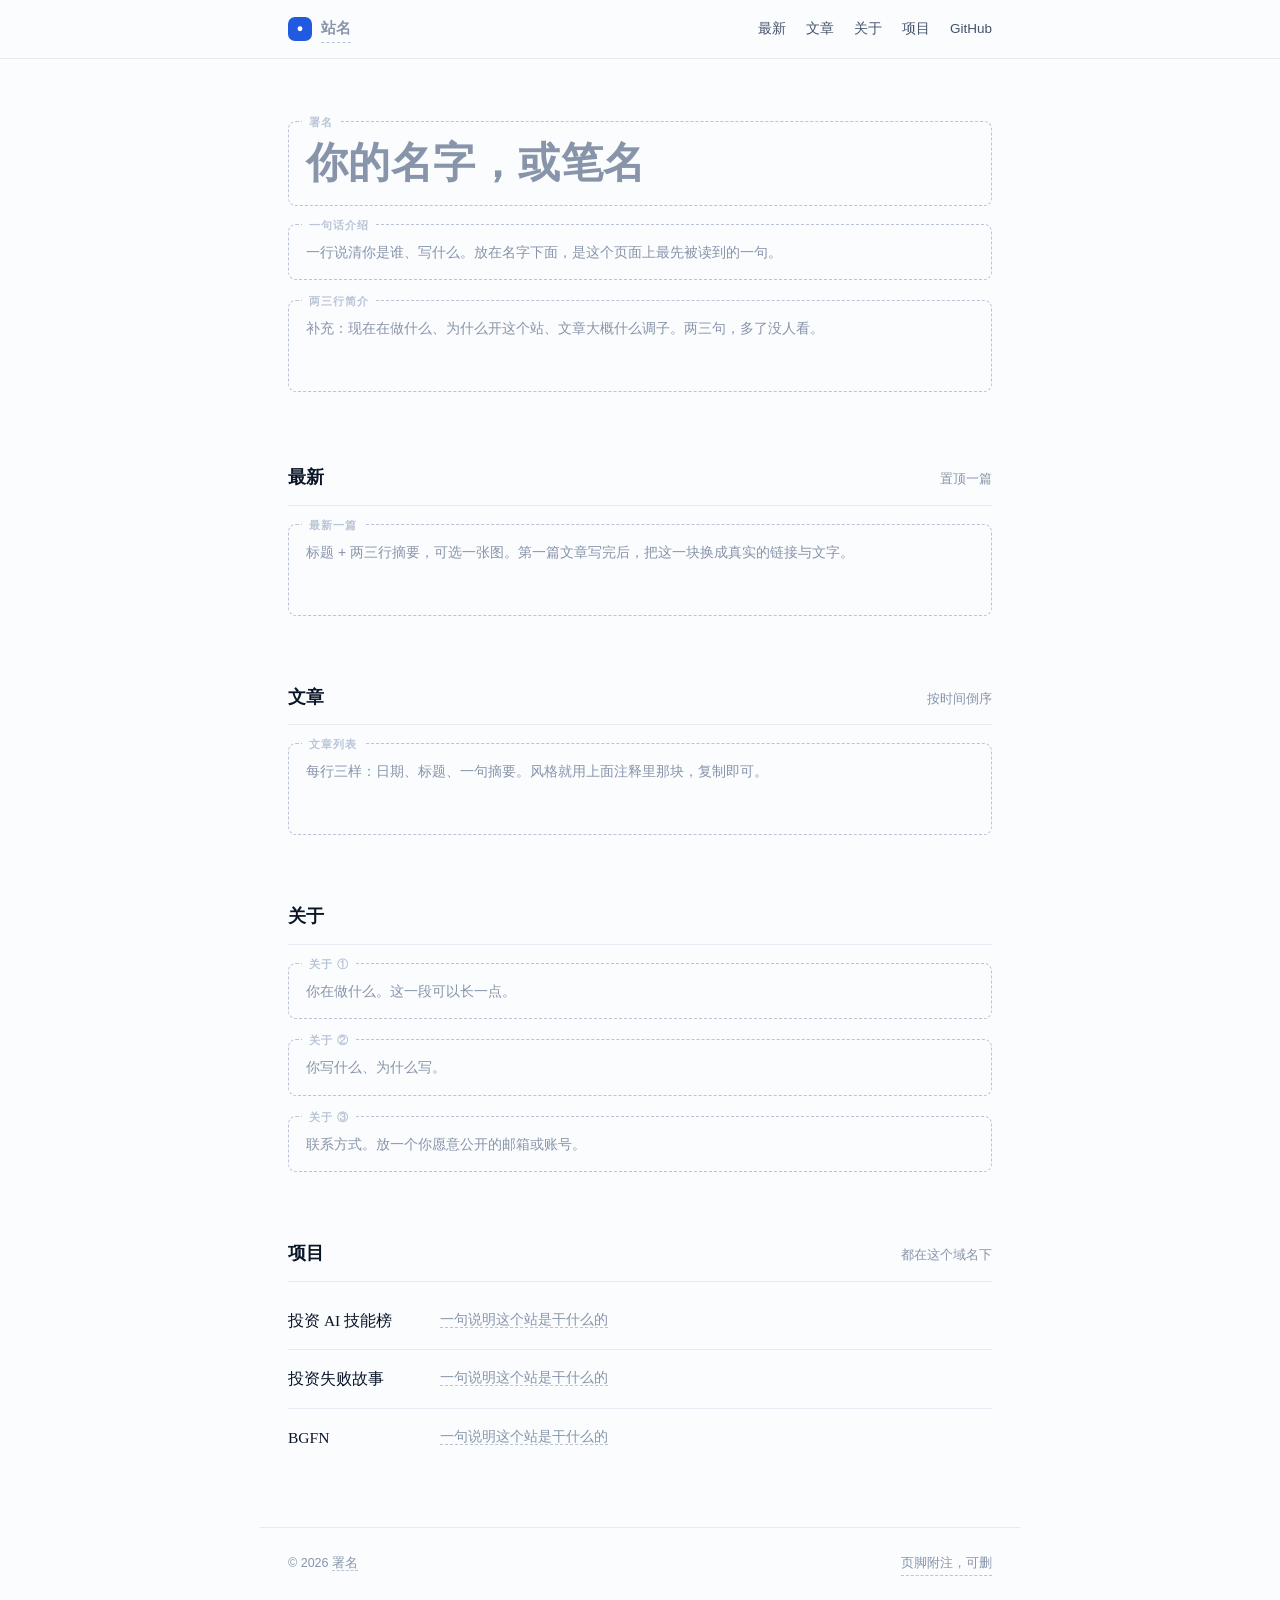
<file: index.html>
<!DOCTYPE html>
<html lang="zh-CN">
<head>
<meta charset="utf-8">
<meta name="viewport" content="width=device-width, initial-scale=1">
<!-- 换成你的署名 -->
<title>站名</title>
<meta name="description" content="一句话介绍本站。">
<meta name="theme-color" content="#1F5AE0">
<link rel="stylesheet" href="./assets/style.css">
<link rel="icon" href="data:image/svg+xml,<svg xmlns='http://www.w3.org/2000/svg' viewBox='0 0 100 100'><rect width='100' height='100' rx='22' fill='%231F5AE0'/><circle cx='50' cy='48' r='12' fill='white'/></svg>">
</head>
<body>
<a class="skip" href="#posts">跳到文章</a>

<!--
  这一页现在是线框：虚线框是「大块内容」，虚线下划线是「短值」。
  填的时候把 class="slot" data-label="…" 整个删掉，框里的提示文字换成你的话；
  短值把 <span class="fill">…</span> 换成纯文字即可。样式不用动。
-->

<header class="topbar">
  <div class="wrap topbar-in">
    <a class="brand" href="./">
      <span class="brand-mark" aria-hidden="true">
        <svg viewBox="0 0 24 24" width="14" height="14"><circle cx="12" cy="11.5" r="4.2" fill="currentColor"/></svg>
      </span>
      <span class="fill">站名</span>
    </a>
    <nav class="topnav">
      <a href="#latest">最新</a>
      <a href="#posts">文章</a>
      <a href="#about">关于</a>
      <a href="#work">项目</a>
      <a href="https://github.com/Master-640" target="_blank" rel="noopener">GitHub</a>
    </nav>
  </div>
</header>

<main>
  <section class="hero">
    <div class="wrap">
      <h1 class="slot xl" data-label="署名">你的名字，或笔名</h1>
      <p class="slot" data-label="一句话介绍">一行说清你是谁、写什么。放在名字下面，是这个页面上最先被读到的一句。</p>
      <div class="slot lg" data-label="两三行简介">补充：现在在做什么、为什么开这个站、文章大概什么调子。两三句，多了没人看。</div>
    </div>
  </section>

  <section class="wrap sec" id="latest">
    <div class="sec-h">
      <h2>最新</h2>
      <span class="note">置顶一篇</span>
    </div>
    <div class="slot lg" data-label="最新一篇">
      标题 + 两三行摘要，可选一张图。第一篇文章写完后，把这一块换成真实的链接与文字。
    </div>
  </section>

  <section class="wrap sec" id="posts">
    <div class="sec-h">
      <h2>文章</h2>
      <span class="note">按时间倒序</span>
    </div>

    <!--
      每发一篇，复制下面这块，填日期、标题、一句摘要。
      日期 datetime 与文件名里的日期要对得上。

      <ul class="posts">
        <li>
          <time datetime="2026-11-13">2026 年 11 月 13 日</time>
          <a class="t" href="posts/2026-11-13-slug.html">标题</a>
          <p class="dek">一句摘要，40 字以内。</p>
        </li>
      </ul>
    -->

    <div class="slot lg" data-label="文章列表">
      每行三样：日期、标题、一句摘要。风格就用上面注释里那块，复制即可。
    </div>
  </section>

  <section class="wrap sec" id="about">
    <div class="sec-h"><h2>关于</h2></div>
    <div class="slot" data-label="关于 ①">你在做什么。这一段可以长一点。</div>
    <div class="slot" data-label="关于 ②">你写什么、为什么写。</div>
    <div class="slot" data-label="关于 ③">联系方式。放一个你愿意公开的邮箱或账号。</div>
  </section>

  <section class="wrap sec" id="work">
    <div class="sec-h">
      <h2>项目</h2>
      <span class="note">都在这个域名下</span>
    </div>
    <ul class="work">
      <li>
        <a class="n" href="./invest-skills/">投资 AI 技能榜</a>
        <span class="d"><span class="fill">一句说明这个站是干什么的</span></span>
      </li>
      <li>
        <a class="n" href="./failures/">投资失败故事</a>
        <span class="d"><span class="fill">一句说明这个站是干什么的</span></span>
      </li>
      <li>
        <a class="n" href="./bgfn/">BGFN</a>
        <span class="d"><span class="fill">一句说明这个站是干什么的</span></span>
      </li>
    </ul>
  </section>
</main>

<footer class="foot wrap">
  <span>© 2026 <span class="fill">署名</span></span>
  <span class="fill">页脚附注，可删</span>
</footer>
</body>
</html>
</file>
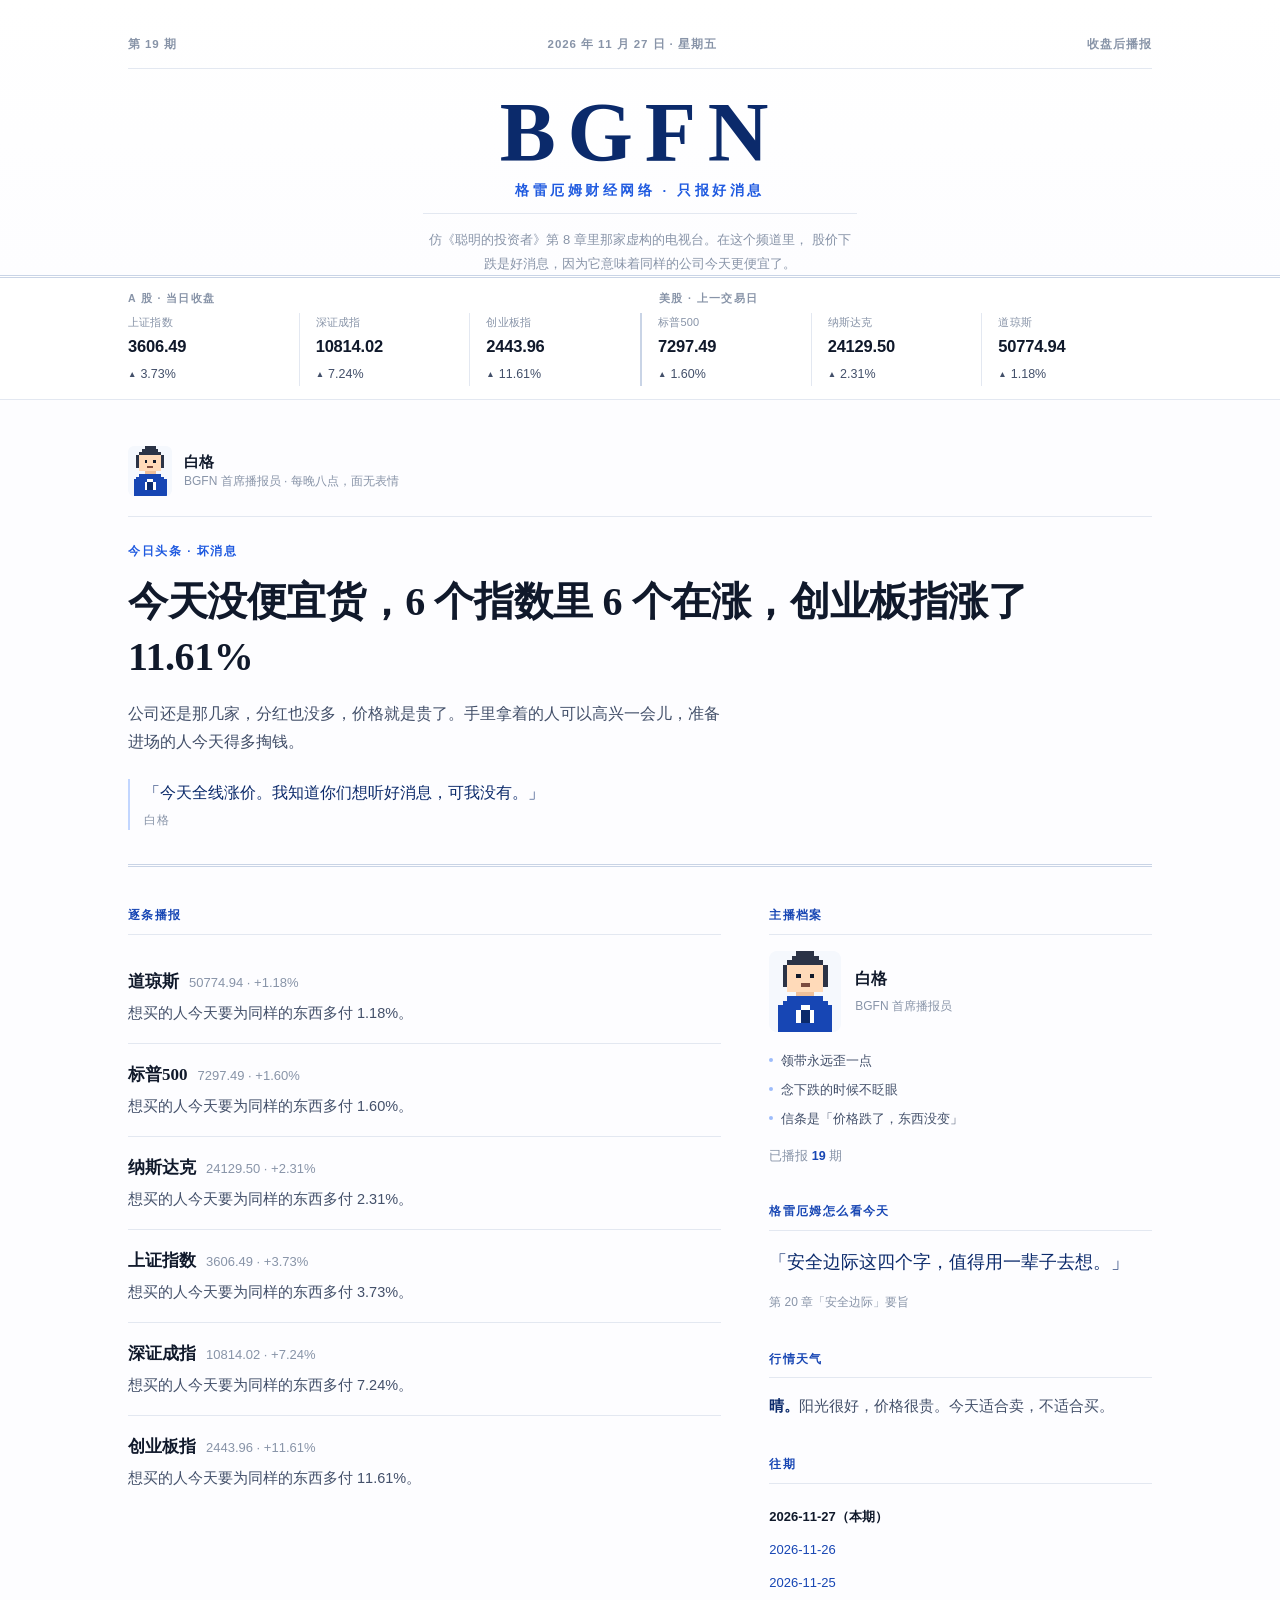
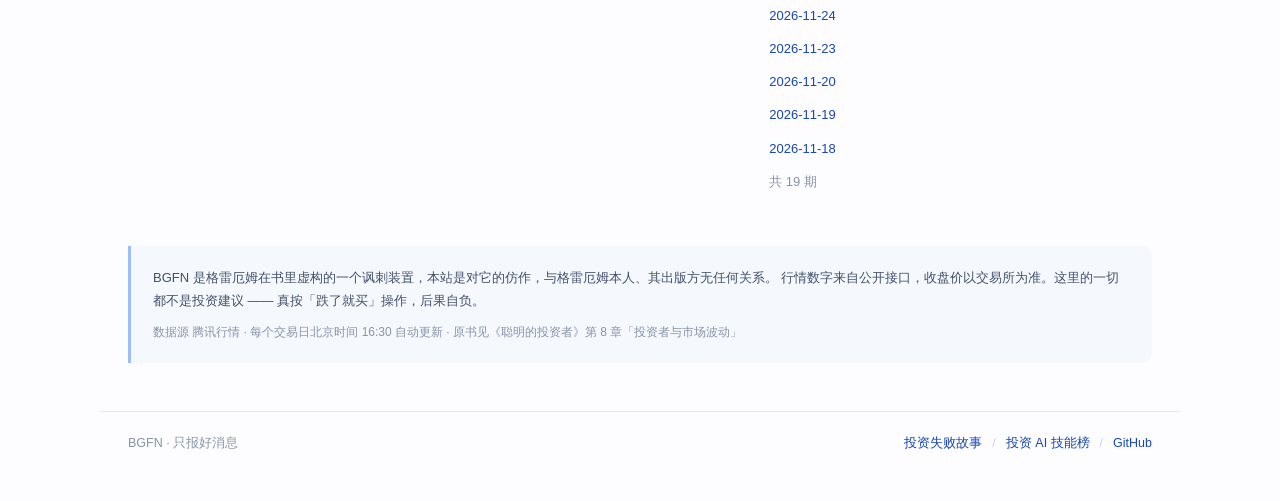
<file: bgfn/index.html>
﻿<!DOCTYPE html>
<html lang="zh-CN">
<head>
<meta charset="utf-8">
<meta name="viewport" content="width=device-width, initial-scale=1">
<title>BGFN 格雷厄姆财经网络 · 只报好消息</title>
<meta name="description" content="仿《聪明的投资者》第 8 章虚构的 BGFN 电视台：股价下跌是买家的好消息，上涨是卖家的好消息。每日收盘后播报。">
<meta name="theme-color" content="#1F5AE0">
<link rel="stylesheet" href="./assets/style.css">
<link rel="icon" href="data:image/svg+xml,<svg xmlns='http://www.w3.org/2000/svg' viewBox='0 0 100 100'><rect width='100' height='100' rx='22' fill='%231F5AE0'/><path d='M22 66l14-16 12 10 16-24' stroke='white' stroke-width='8' stroke-linecap='round' stroke-linejoin='round' fill='none'/></svg>">
</head>
<body>
<a class="skip" href="#lead">跳到今日播报</a>

<header class="masthead">
  <div class="wrap">
    <div class="mast-top">
      <span id="issueNo">第 — 期</span>
      <span id="today">—</span>
      <span>收盘后播报</span>
    </div>
    <h1 class="logo">BGFN</h1>
    <p class="logo-sub">格雷厄姆财经网络 · 只报好消息</p>
    <p class="logo-note">
      仿《聪明的投资者》第 8 章里那家虚构的电视台。在这个频道里，
      股价下跌是好消息，因为它意味着同样的公司今天更便宜了。
    </p>
  </div>
</header>

<div class="ticker">
  <div class="wrap">
    <div class="ticker-head">
      <span>A 股 · 当日收盘</span>
      <span class="us">美股 · 上一交易日</span>
    </div>
    <div class="ticker-in" id="ticker" aria-label="今日行情"></div>
  </div>
</div>

<main class="wrap">
  <section class="lead" id="lead">
    <div class="byline">
      <img class="avatar" src="./assets/anchor.svg" width="44" height="50" alt="主播白格">
      <div class="byline-text">
        <b>白格</b>
        <span>BGFN 首席播报员 · 每晚八点，面无表情</span>
      </div>
    </div>
    <p class="kicker" id="kicker">今日头条</p>
    <h2 class="headline" id="headline">正在拉取行情…</h2>
    <p class="deck" id="deck"></p>
    <p class="anchor-say"><span id="anchorSay"></span><cite>白格</cite></p>
  </section>

  <div class="cols">
    <section class="bulletins">
      <h3 class="sec-title">逐条播报</h3>
      <ul id="bulletins"></ul>
    </section>

    <aside class="side">
      <section class="box anchor-box">
        <h3 class="sec-title">主播档案</h3>
        <div class="anchor-card">
          <img class="avatar-lg" src="./assets/anchor.svg" width="72" height="81" alt="主播白格">
          <div>
            <p class="anchor-name">白格</p>
            <p class="anchor-role">BGFN 首席播报员</p>
          </div>
        </div>
        <ul class="anchor-facts">
          <li>领带永远歪一点</li>
          <li>念下跌的时候不眨眼</li>
          <li>信条是「价格跌了，东西没变」</li>
        </ul>
        <p class="anchor-issue">已播报 <b id="issueCount">—</b> 期</p>
      </section>

      <section class="box quote-box">
        <h3 class="sec-title">格雷厄姆怎么看今天</h3>
        <blockquote id="quote">—</blockquote>
        <cite id="quoteSrc"></cite>
      </section>

      <section class="box">
        <h3 class="sec-title">行情天气</h3>
        <p class="weather" id="weather">—</p>
      </section>

      <section class="box">
        <h3 class="sec-title">往期</h3>
        <ul class="archive" id="archive"><li class="muted">暂无往期</li></ul>
      </section>
    </aside>
  </div>

  <section class="disclaimer">
    <p>
      BGFN 是格雷厄姆在书里虚构的一个讽刺装置，本站是对它的仿作，与格雷厄姆本人、其出版方无任何关系。
      行情数字来自公开接口，收盘价以交易所为准。这里的一切都不是投资建议 ——
      真按「跌了就买」操作，后果自负。
    </p>
    <p class="muted">
      数据源 腾讯行情 · 每个交易日北京时间 16:30 自动更新 ·
      原书见《聪明的投资者》第 8 章「投资者与市场波动」
    </p>
  </section>
</main>

<footer class="foot wrap">
  <span>BGFN · 只报好消息</span>
  <span class="foot-right">
    <a href="../failures/">投资失败故事</a>
    <span class="sep">/</span>
    <a href="../invest-skills/">投资 AI 技能榜</a>
    <span class="sep">/</span>
    <a href="https://github.com/Master-640/Master-640.github.io" target="_blank" rel="noopener">GitHub</a>
  </span>
</footer>

<script src="./assets/app.js"></script>
</body>
</html>
</file>
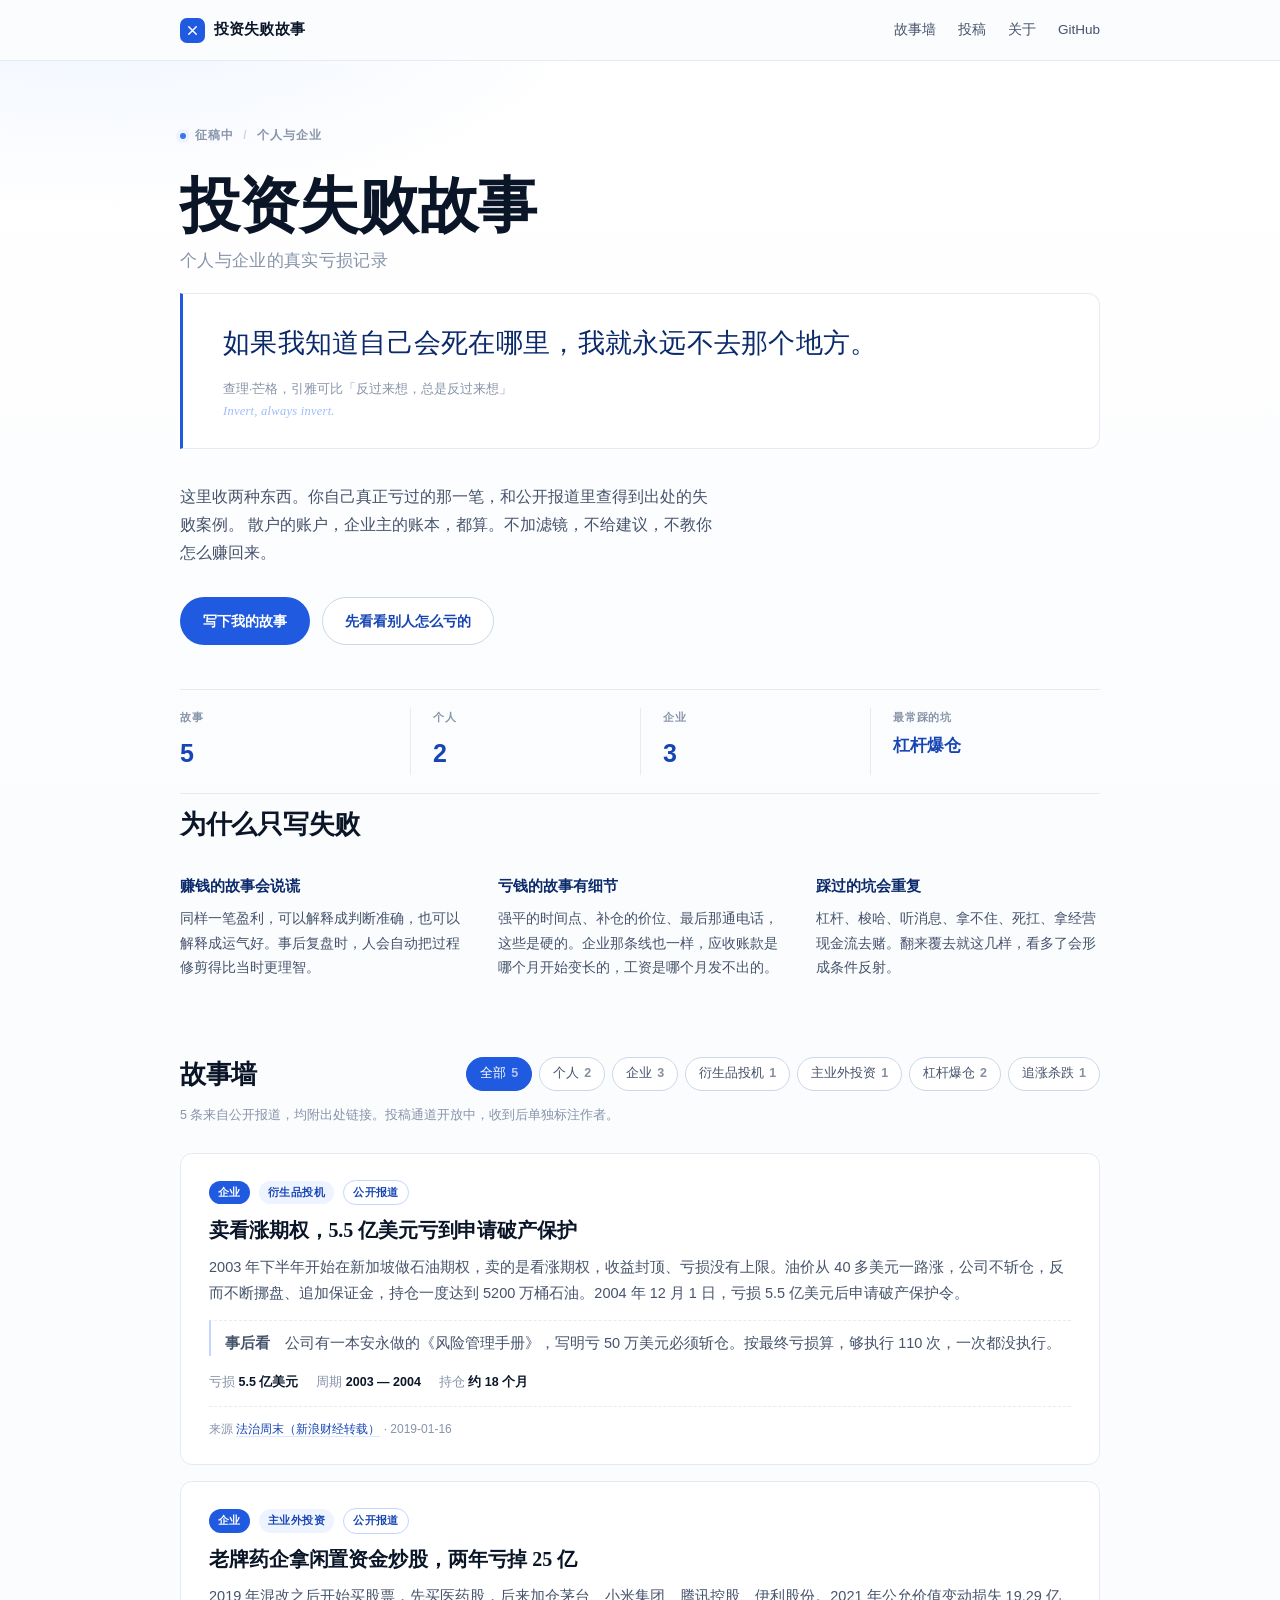
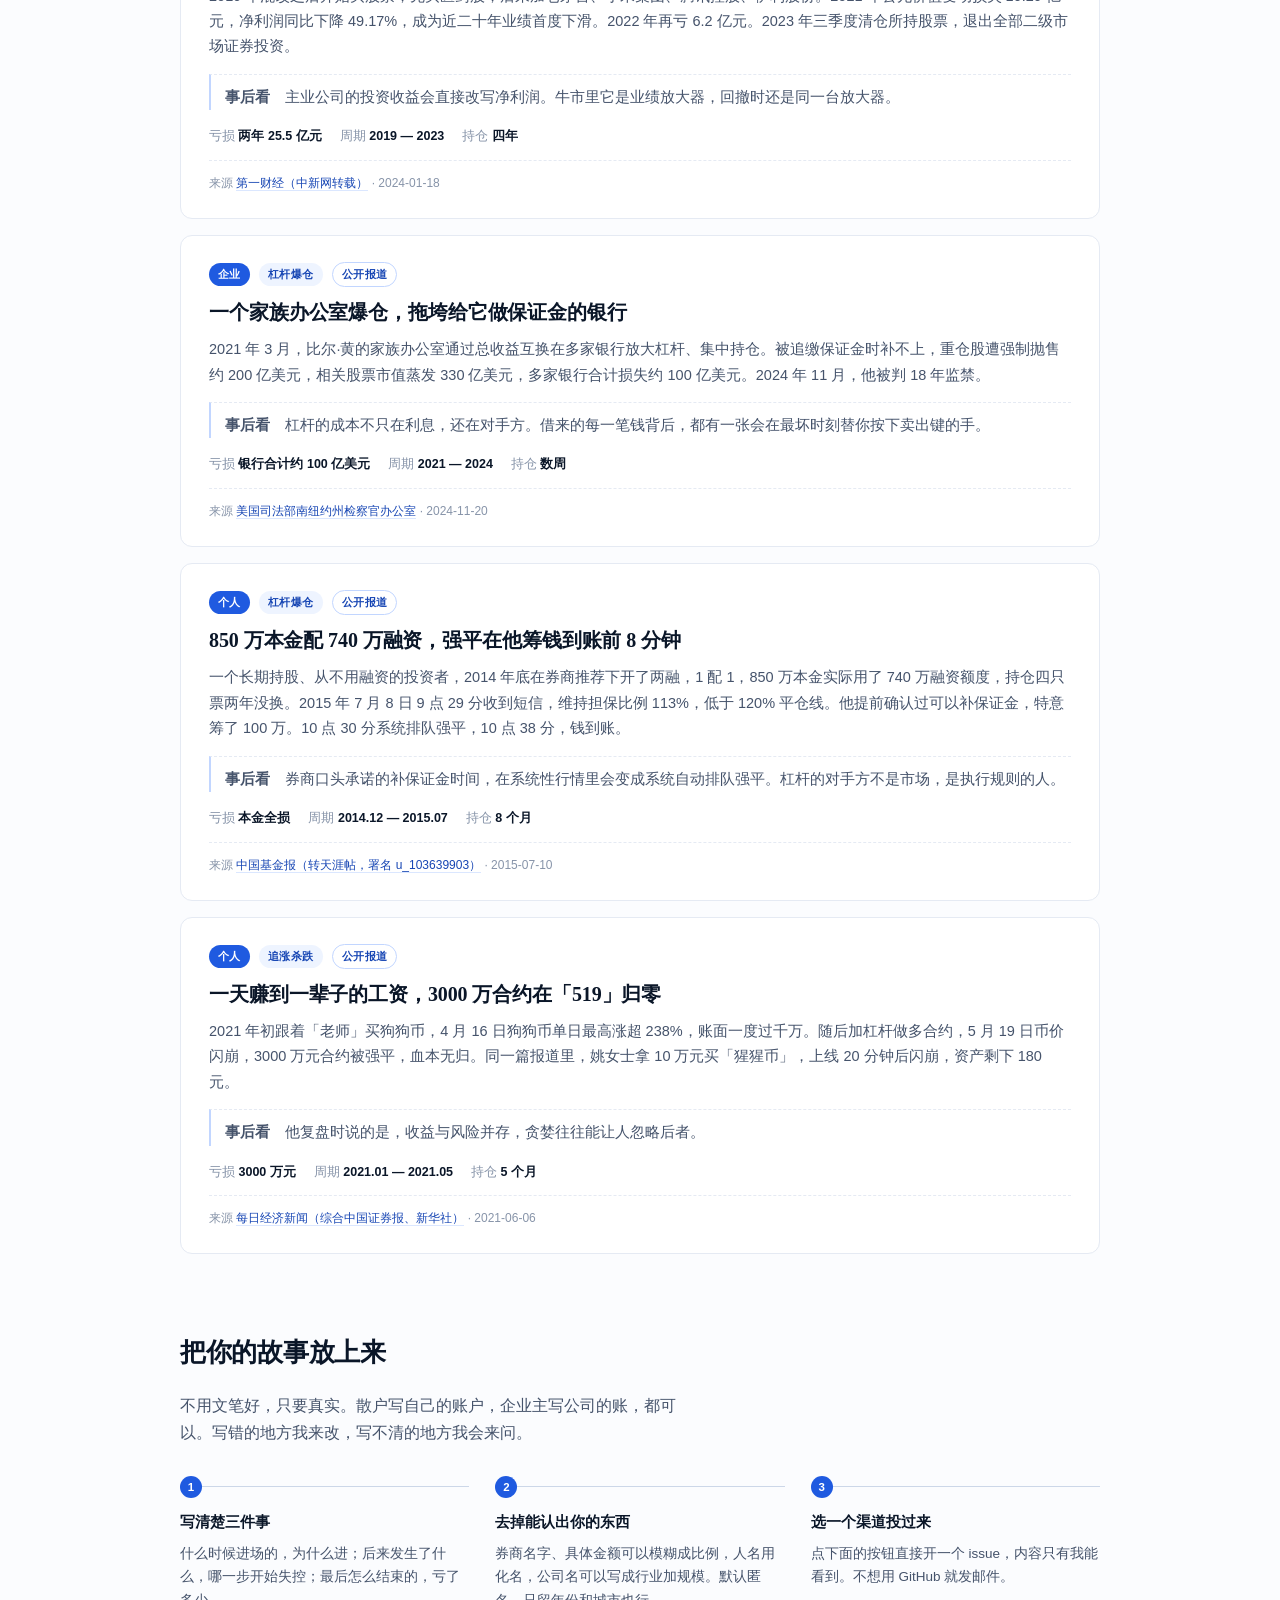
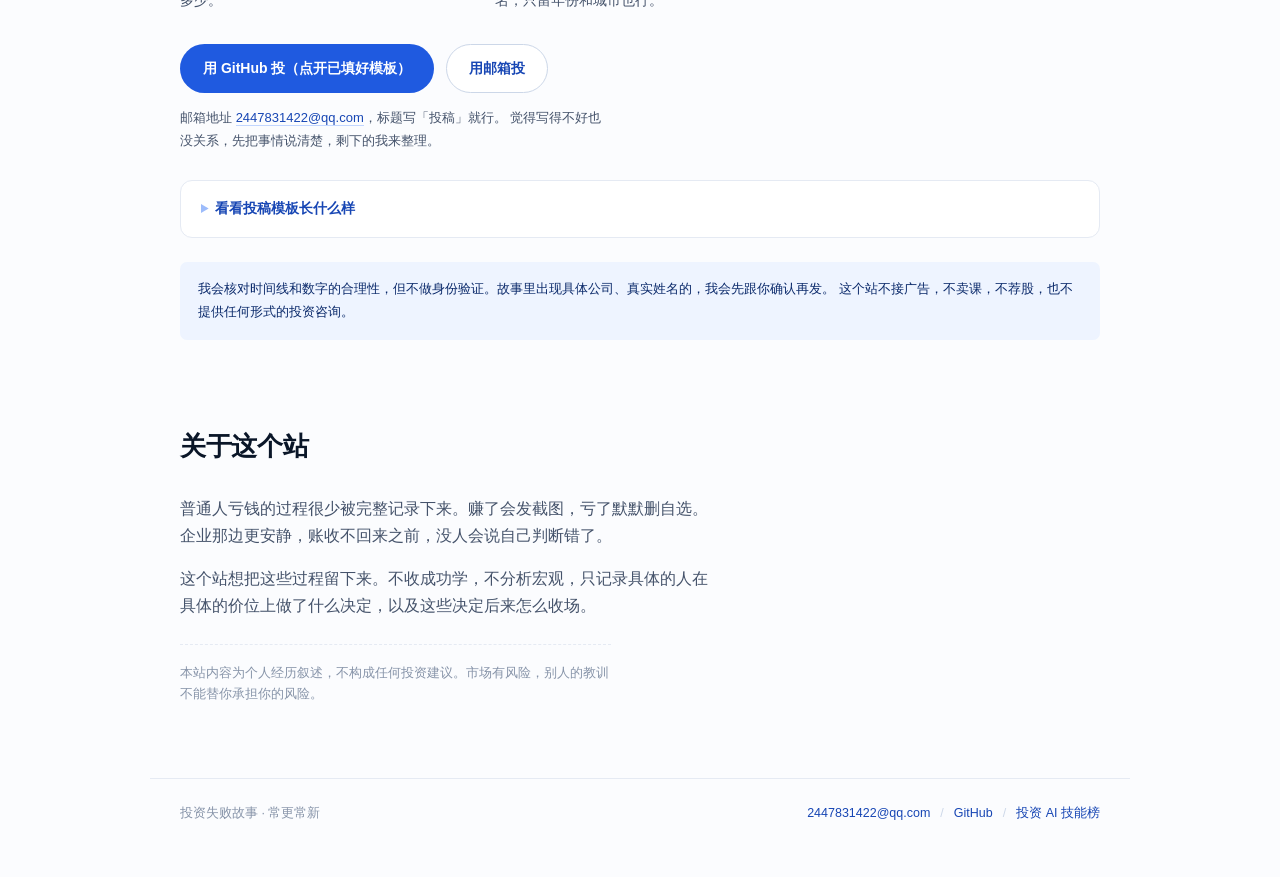
<file: failures/index.html>
<!DOCTYPE html>
<html lang="zh-CN">
<head>
<meta charset="utf-8">
<meta name="viewport" content="width=device-width, initial-scale=1">
<title>投资失败故事 · 个人与企业的真实亏损记录</title>
<meta name="description" content="收集个人投资者与企业真实的亏损经历。爆仓、杠杆、追涨杀跌、听消息、被骗、经营失血。不加滤镜，不给建议，只把过程讲清楚。">
<meta name="theme-color" content="#1F5AE0">
<link rel="stylesheet" href="./assets/style.css">
<link rel="icon" href="data:image/svg+xml,<svg xmlns='http://www.w3.org/2000/svg' viewBox='0 0 100 100'><rect width='100' height='100' rx='22' fill='%231F5AE0'/><path d='M32 30l36 40M68 30L32 70' stroke='white' stroke-width='9' stroke-linecap='round'/></svg>">
</head>
<body>
<a class="skip" href="#wall">跳到故事墙</a>

<header class="topbar">
  <div class="wrap topbar-in">
    <a class="brand" href="./">
      <span class="brand-mark" aria-hidden="true">
        <svg viewBox="0 0 24 24" width="15" height="15"><path d="M6 6l12 12M18 6L6 18" stroke="currentColor" stroke-width="2.4" stroke-linecap="round"/></svg>
      </span>
      <span class="brand-name">投资失败故事</span>
    </a>
    <nav class="topnav">
      <a href="#wall">故事墙</a>
      <a href="#submit">投稿</a>
      <a href="#about">关于</a>
      <a href="https://github.com/Master-640/Master-640.github.io/issues" target="_blank" rel="noopener">GitHub</a>
    </nav>
  </div>
</header>

<main>
  <section class="hero">
    <div class="wrap">
      <p class="eyebrow">
        <span class="dot" aria-hidden="true"></span>
        <span>征稿中</span>
        <span class="sep" aria-hidden="true">/</span>
        <span>个人与企业</span>
      </p>

      <h1>投资失败故事<span class="h1-sub">个人与企业的真实亏损记录</span></h1>

      <blockquote class="pull">
        <p>如果我知道自己会死在哪里，我就永远不去那个地方。</p>
        <cite>查理·芒格，引雅可比「反过来想，总是反过来想」<span class="cite-en">Invert, always invert.</span></cite>
      </blockquote>

      <p class="lede">
        这里收两种东西。你自己真正亏过的那一笔，和公开报道里查得到出处的失败案例。
        散户的账户，企业主的账本，都算。不加滤镜，不给建议，不教你怎么赚回来。
      </p>

      <div class="cta-row">
        <a class="btn primary" href="#submit">写下我的故事</a>
        <a class="btn ghost" href="#wall">先看看别人怎么亏的</a>
      </div>

      <dl class="counters" id="counters">
        <div><dt>故事</dt><dd id="statStories">0</dd></div>
        <div><dt>个人</dt><dd id="statPersonal">0</dd></div>
        <div><dt>企业</dt><dd id="statCompany">0</dd></div>
        <div><dt>最常踩的坑</dt><dd id="statTop">—</dd></div>
      </dl>
    </div>
  </section>

  <section class="why wrap">
    <h2>为什么只写失败</h2>
    <div class="why-grid">
      <div>
        <h3>赚钱的故事会说谎</h3>
        <p>同样一笔盈利，可以解释成判断准确，也可以解释成运气好。事后复盘时，人会自动把过程修剪得比当时更理智。</p>
      </div>
      <div>
        <h3>亏钱的故事有细节</h3>
        <p>强平的时间点、补仓的价位、最后那通电话，这些是硬的。企业那条线也一样，应收账款是哪个月开始变长的，工资是哪个月发不出的。</p>
      </div>
      <div>
        <h3>踩过的坑会重复</h3>
        <p>杠杆、梭哈、听消息、拿不住、死扛、拿经营现金流去赌。翻来覆去就这几样，看多了会形成条件反射。</p>
      </div>
    </div>
  </section>

  <section class="wall wrap" id="wall">
    <div class="wall-head">
      <h2>故事墙</h2>
      <div class="chips" id="chips" role="group" aria-label="按类型筛选"></div>
    </div>
    <p class="wall-note" id="wallNote"></p>
    <div class="stories" id="stories"></div>
  </section>

  <section class="submit wrap" id="submit">
    <h2>把你的故事放上来</h2>
    <p class="submit-lede">
      不用文笔好，只要真实。散户写自己的账户，企业主写公司的账，都可以。写错的地方我来改，写不清的地方我会来问。
    </p>

    <div class="steps">
      <div class="step">
        <span class="step-no">1</span>
        <h3>写清楚三件事</h3>
        <p>什么时候进场的，为什么进；后来发生了什么，哪一步开始失控；最后怎么结束的，亏了多少。</p>
      </div>
      <div class="step">
        <span class="step-no">2</span>
        <h3>去掉能认出你的东西</h3>
        <p>券商名字、具体金额可以模糊成比例，人名用化名，公司名可以写成行业加规模。默认匿名，只留年份和城市也行。</p>
      </div>
      <div class="step">
        <span class="step-no">3</span>
        <h3>选一个渠道投过来</h3>
        <p>点下面的按钮直接开一个 issue，内容只有我能看到。不想用 GitHub 就发邮件。</p>
      </div>
    </div>

    <div class="channels">
      <a class="btn primary" id="issueBtn" href="https://github.com/Master-640/Master-640.github.io/issues/new" target="_blank" rel="noopener">用 GitHub 投（点开已填好模板）</a>
      <a class="btn ghost" href="mailto:2447831422@qq.com?subject=%E6%8A%95%E7%A8%BF%EF%BC%9A%E6%88%91%E7%9A%84%E4%BA%8F%E6%8D%9F%E6%95%85%E4%BA%8B">用邮箱投</a>
    </div>
    <p class="mail-hint">
      邮箱地址 <a href="mailto:2447831422@qq.com?subject=%E6%8A%95%E7%A8%BF%EF%BC%9A%E6%88%91%E7%9A%84%E4%BA%8F%E6%8D%9F%E6%95%85%E4%BA%8B">2447831422@qq.com</a>，标题写「投稿」就行。
      觉得写得不好也没关系，先把事情说清楚，剩下的我来整理。
    </p>

    <details class="template">
      <summary>看看投稿模板长什么样</summary>
<pre id="tpl">【主体】个人 / 企业（企业的话补一句行业和大致规模）

【标题】一句话概括，比如「两倍杠杆，两个跌停就没了」

【时间】2021 年 3 月到 2021 年 7 月

【标的】某新能源个股，不写代码也行；企业写投了什么项目

【操作】怎么进场的，仓位多大，有没有加杠杆

【过程】从浮盈到失控，中间的每一个决定

【结果】亏损比例，有没有伤到本金以外的钱

【复盘】现在回头看，哪一步最不该做

【想对别人说】一句话就行</pre>
      <p class="tpl-hint">复制这段，填完发过来。写不全也没关系，空着的部分我会问你。</p>
    </details>

    <p class="privacy">
      我会核对时间线和数字的合理性，但不做身份验证。故事里出现具体公司、真实姓名的，我会先跟你确认再发。
      这个站不接广告，不卖课，不荐股，也不提供任何形式的投资咨询。
    </p>
  </section>

  <section class="about wrap" id="about">
    <h2>关于这个站</h2>
    <p>
      普通人亏钱的过程很少被完整记录下来。赚了会发截图，亏了默默删自选。企业那边更安静，账收不回来之前，没人会说自己判断错了。
    </p>
    <p>
      这个站想把这些过程留下来。不收成功学，不分析宏观，只记录具体的人在具体的价位上做了什么决定，以及这些决定后来怎么收场。
    </p>
    <p class="muted">
      本站内容为个人经历叙述，不构成任何投资建议。市场有风险，别人的教训不能替你承担你的风险。
    </p>
  </section>
</main>

<footer class="foot wrap">
  <span>投资失败故事 · 常更常新</span>
  <span class="hits" id="hits" hidden>
    本站访问 <b id="busuanzi_value_site_pv">—</b>
    <span class="sep" aria-hidden="true">·</span>
    访客 <b id="busuanzi_value_site_uv">—</b>
  </span>
  <span class="foot-right">
    <a href="mailto:2447831422@qq.com">2447831422@qq.com</a>
    <span class="sep" aria-hidden="true">/</span>
    <a href="https://github.com/Master-640/Master-640.github.io" target="_blank" rel="noopener">GitHub</a>
    <span class="sep" aria-hidden="true">/</span>
    <a href="../invest-skills/">投资 AI 技能榜</a>
  </span>
</footer>

<!-- 访问统计：不蒜子（零注册）。异步加载，失败则整块保持隐藏。 -->
<script async src="https://busuanzi.ibruce.info/busuanzi/2.3/busuanzi.pure.mini.js"></script>
<script>
(function () {
  function show() {
    var pv = document.getElementById("busuanzi_value_site_pv");
    var box = document.getElementById("hits");
    if (!pv || !box) return;
    var v = parseInt((pv.textContent || "").replace(/\D/g, ""), 10);
    if (!isNaN(v) && v > 0) box.hidden = false;
  }
  setTimeout(show, 1500);
  setTimeout(show, 3500);
})();
</script>

<script src="./assets/app.js"></script>
</body>
</html>
</file>
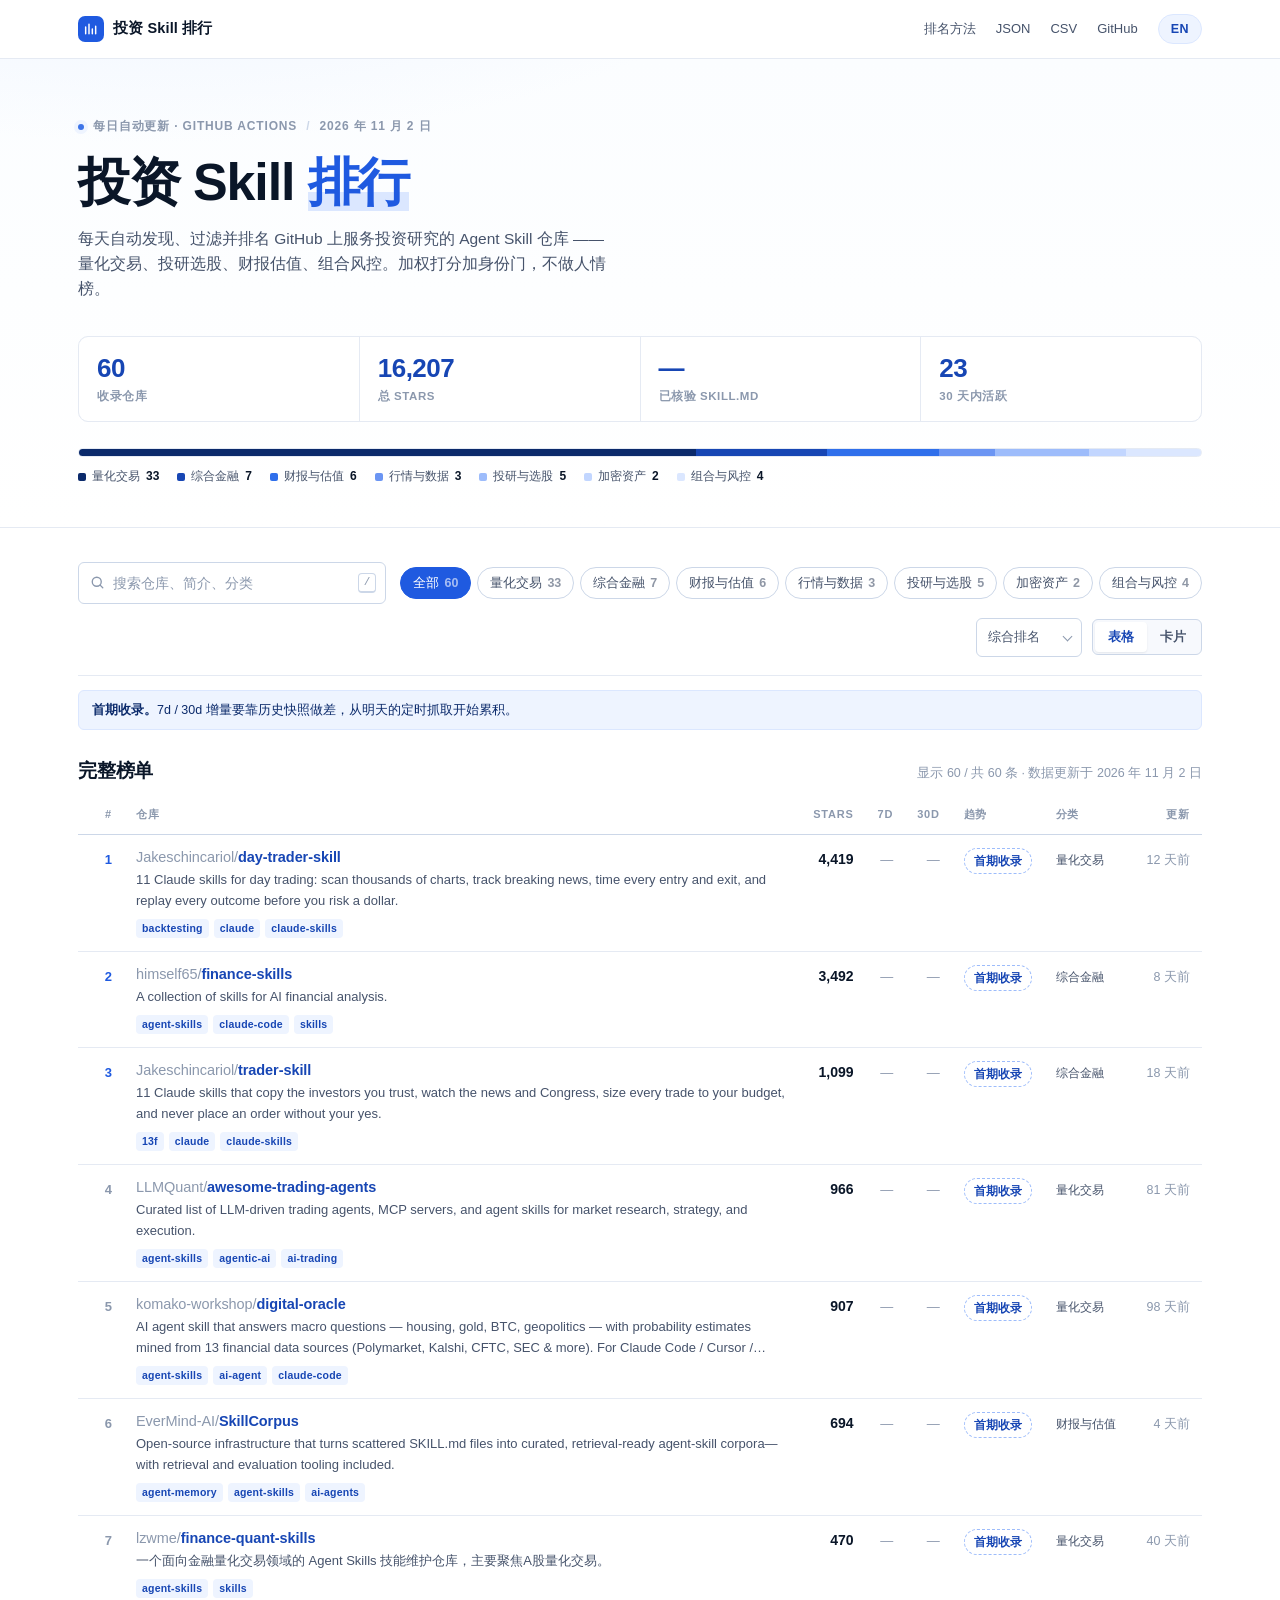
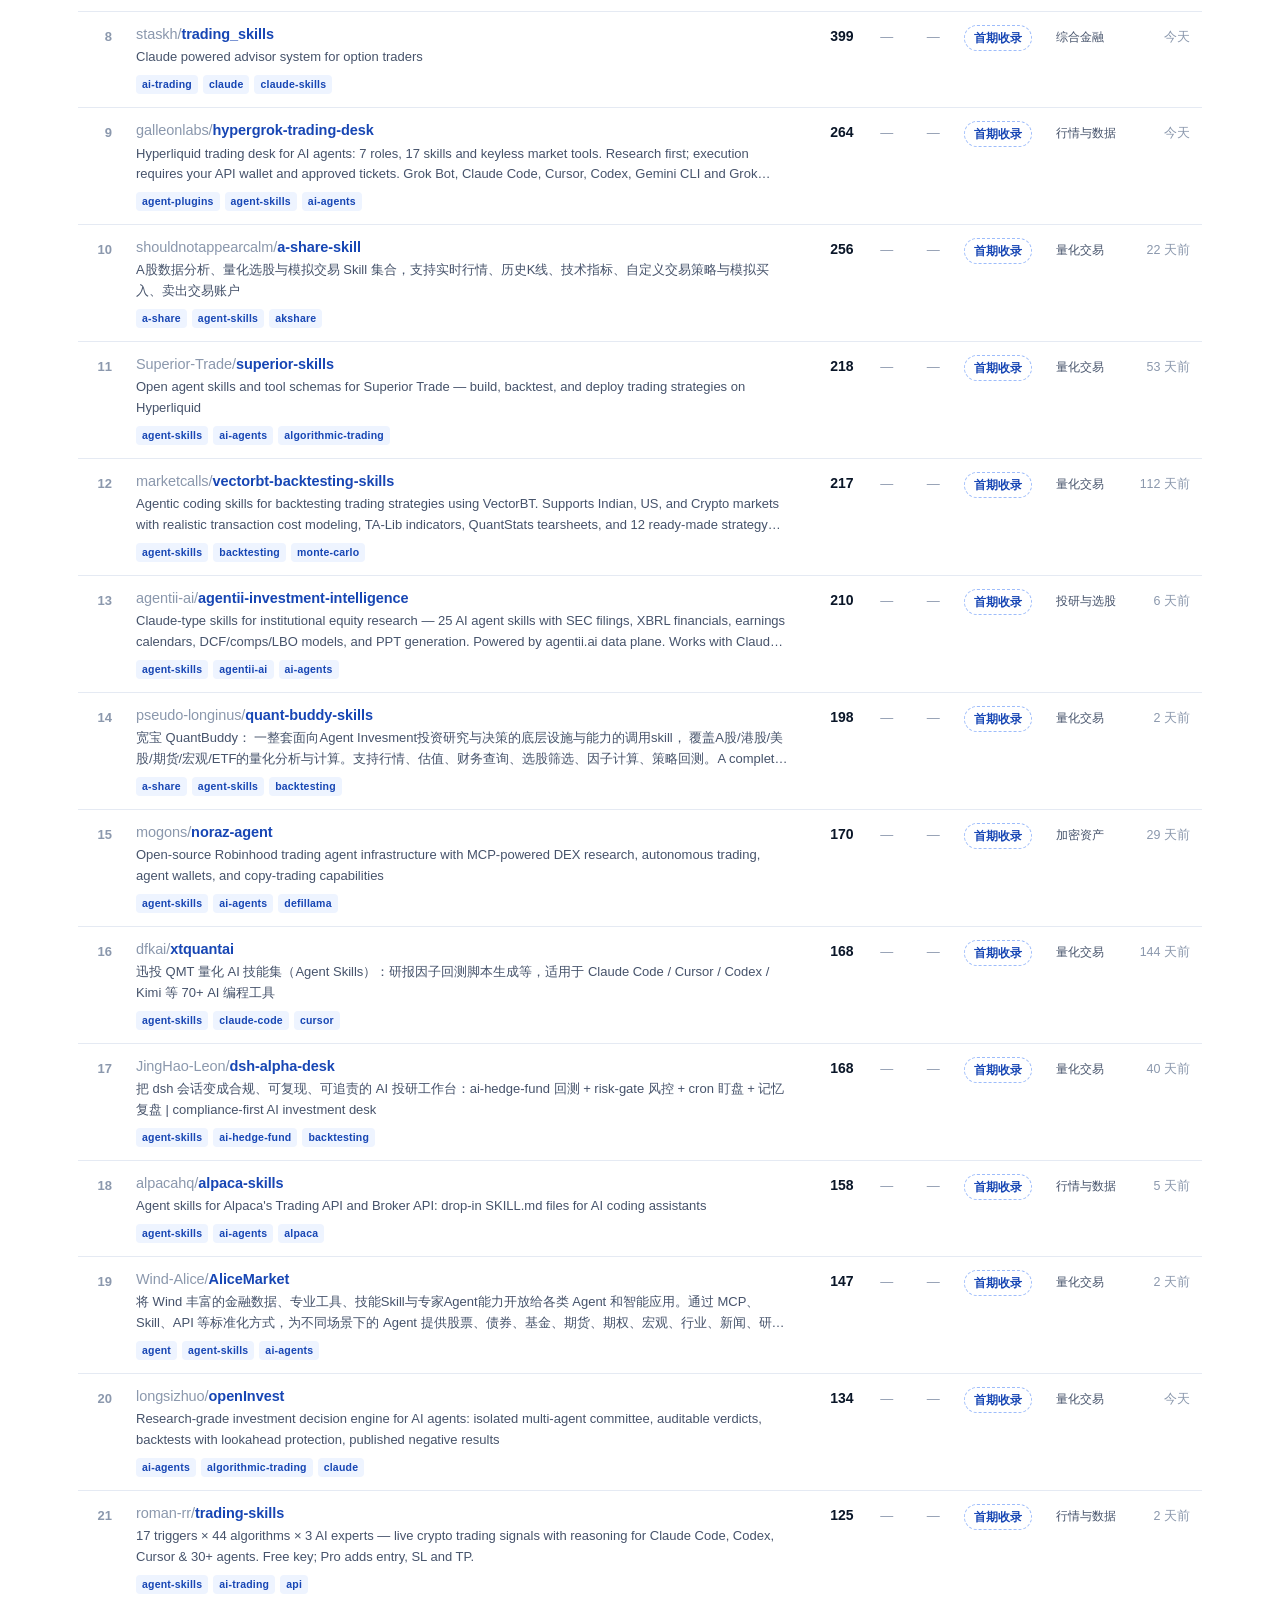
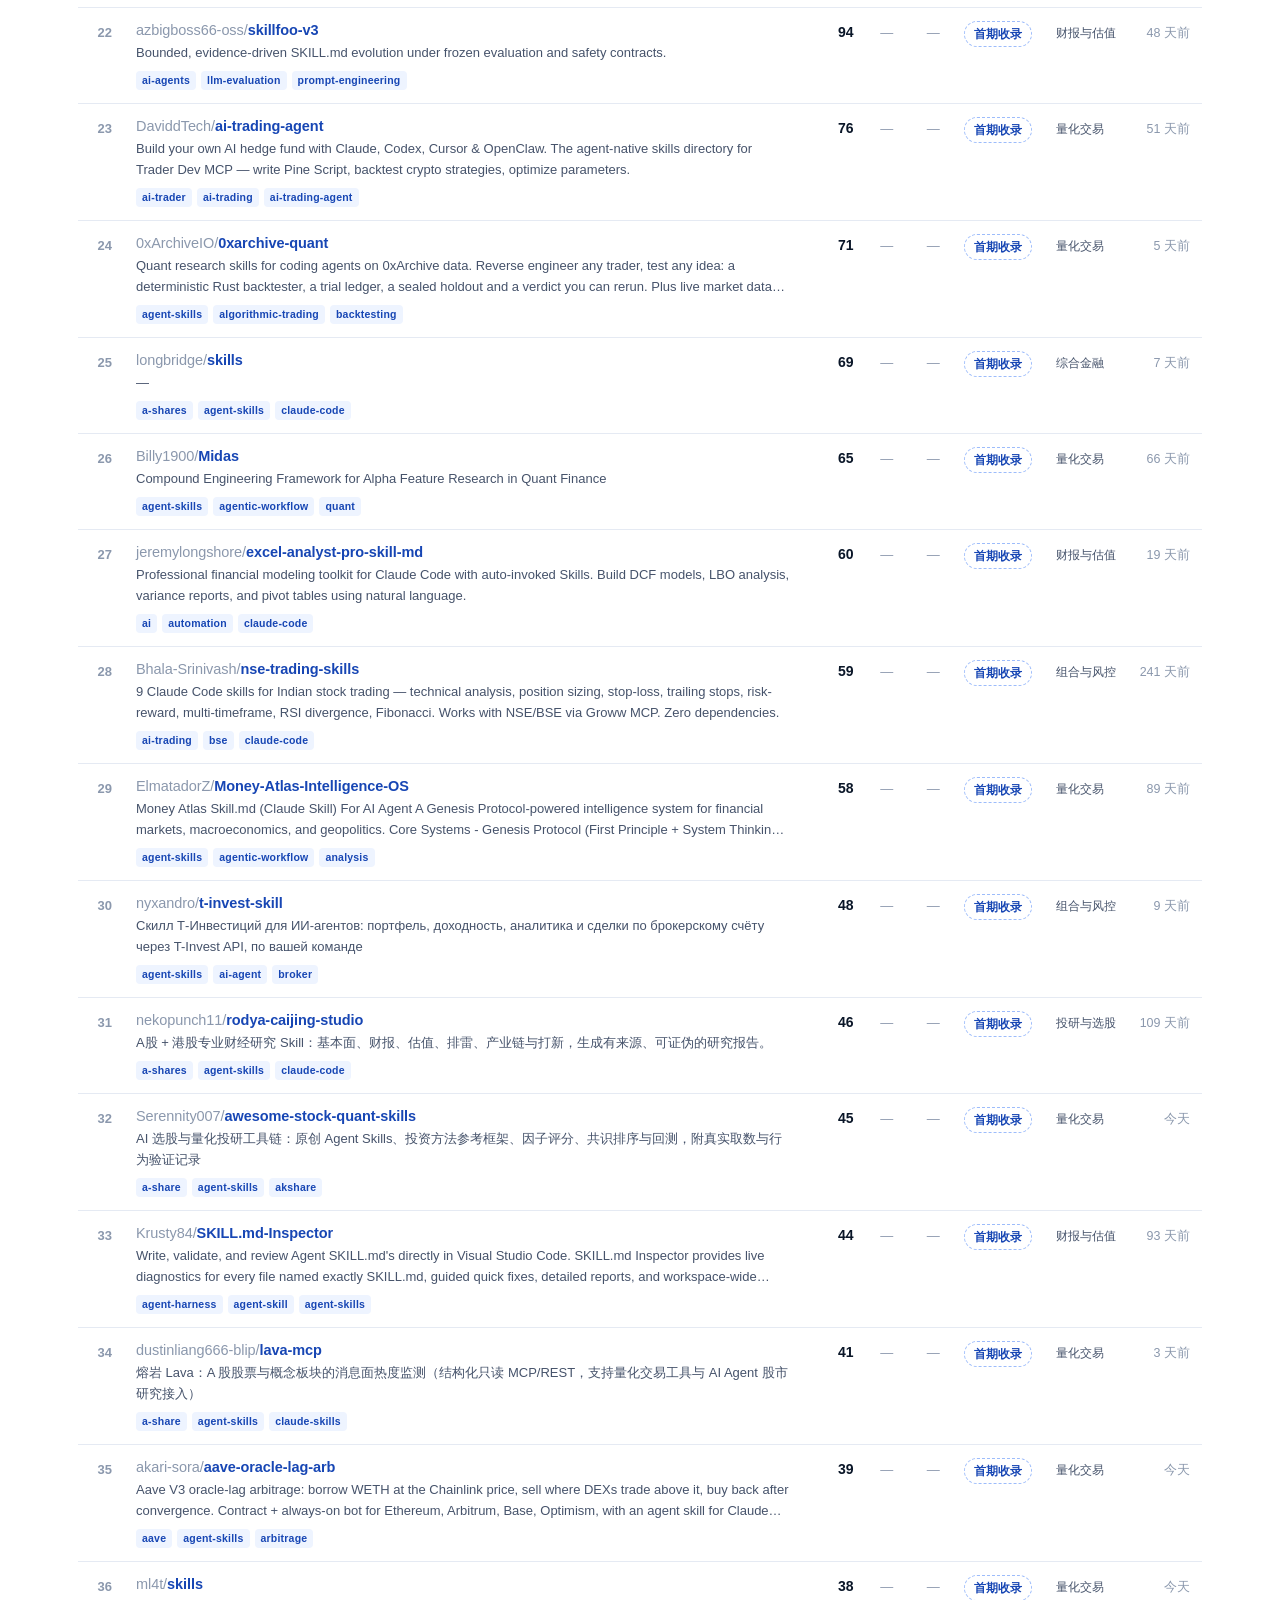
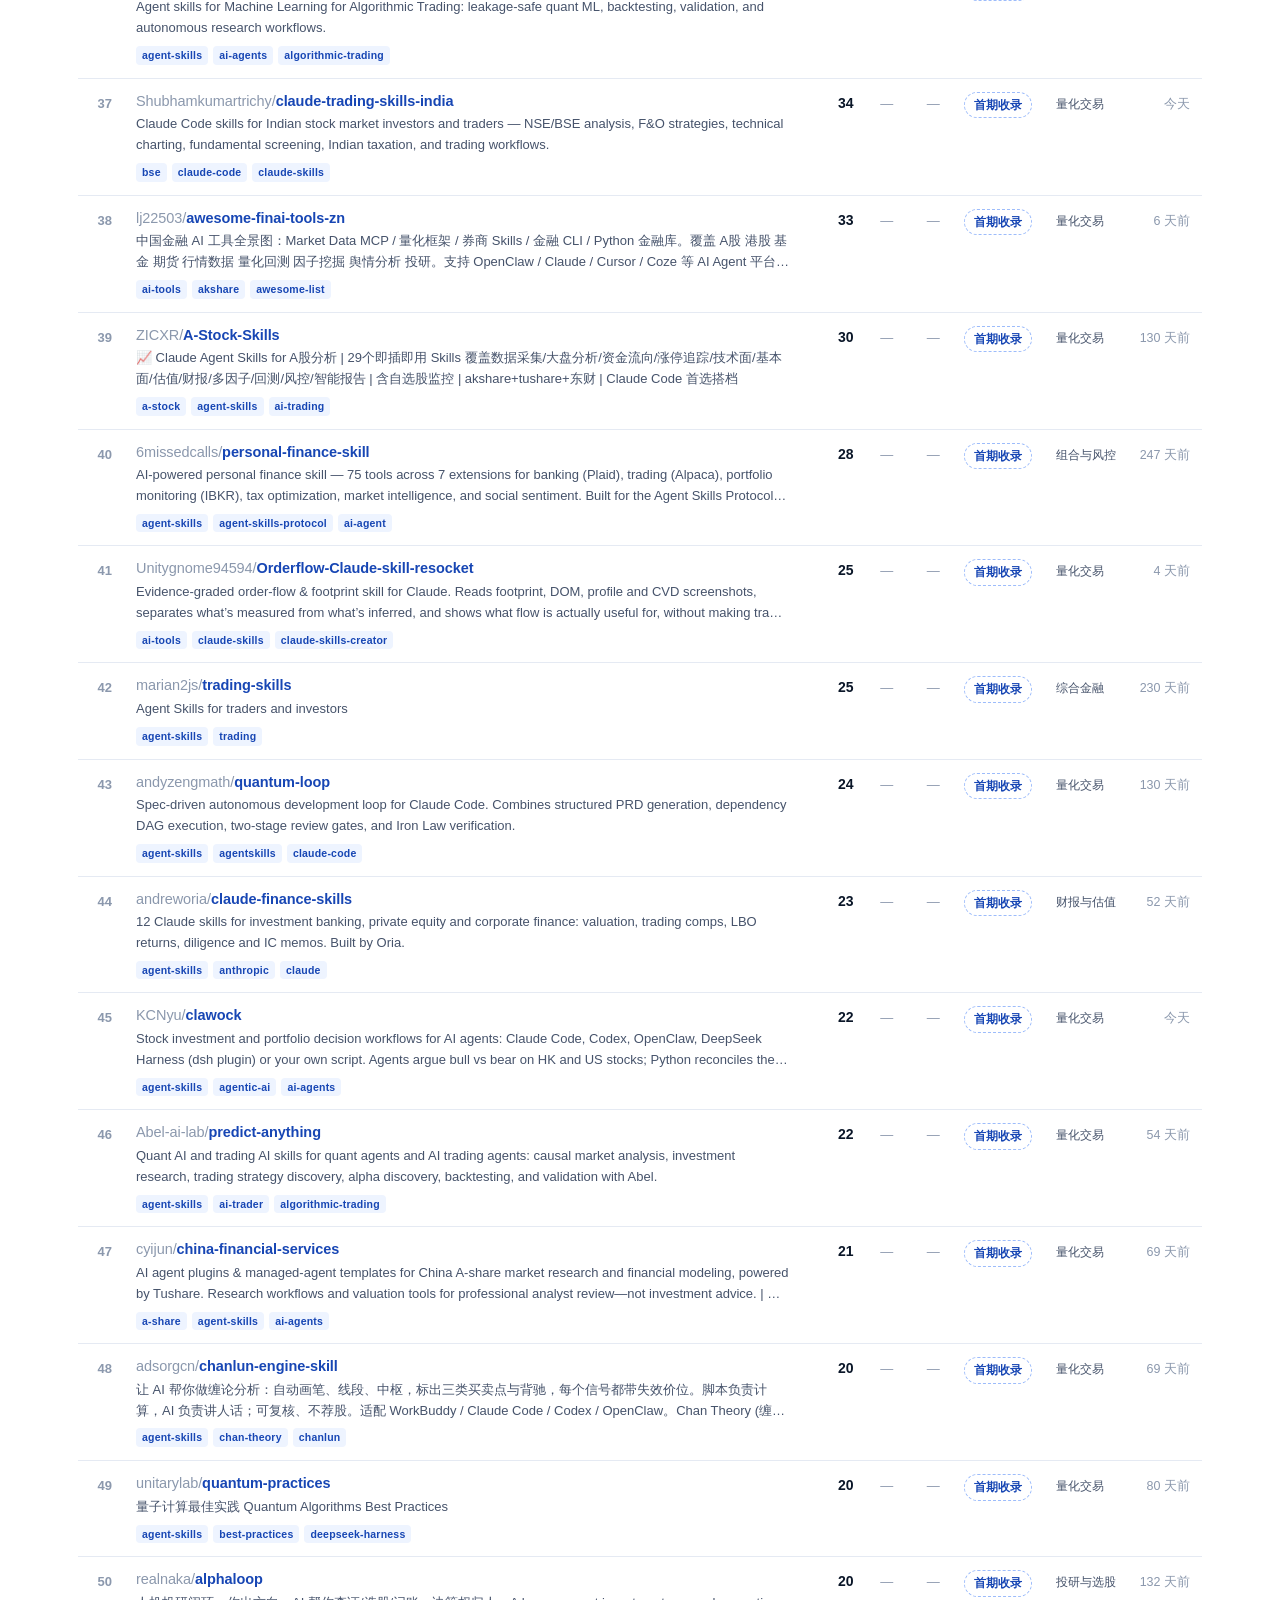
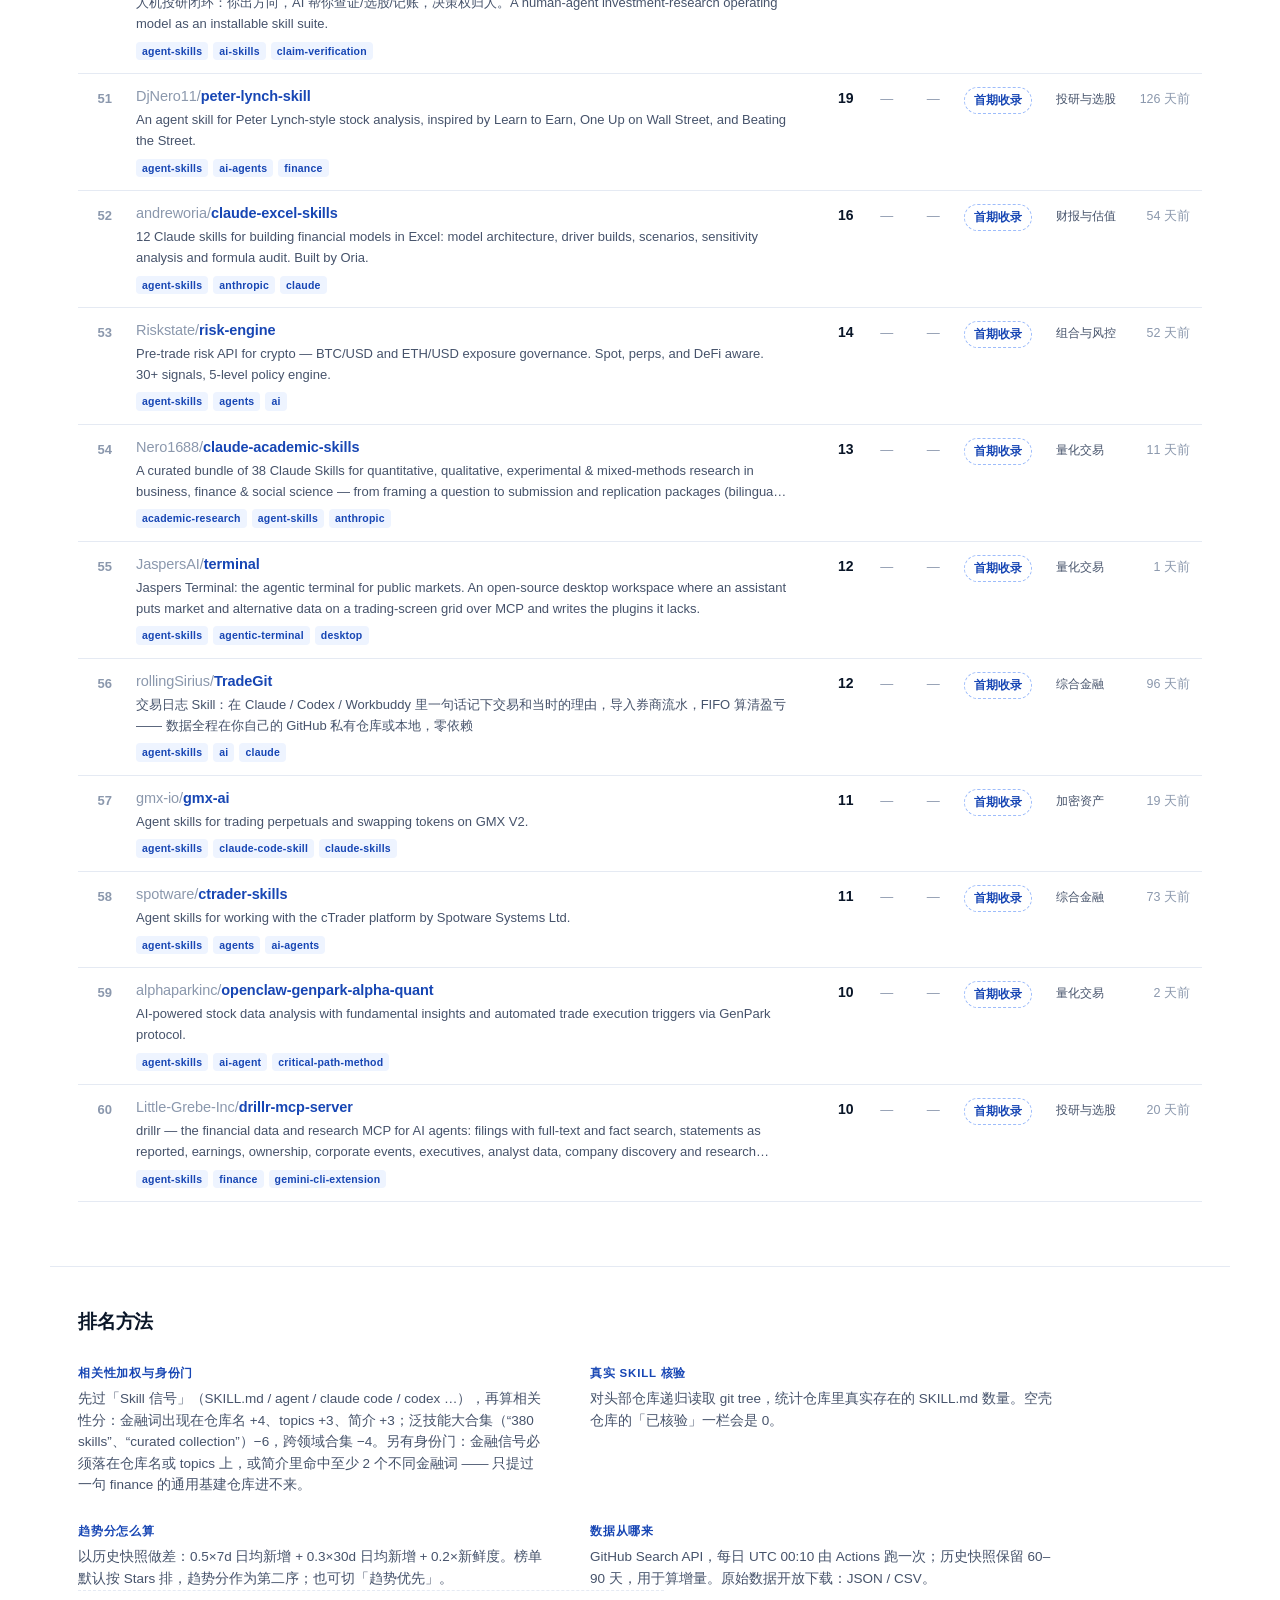
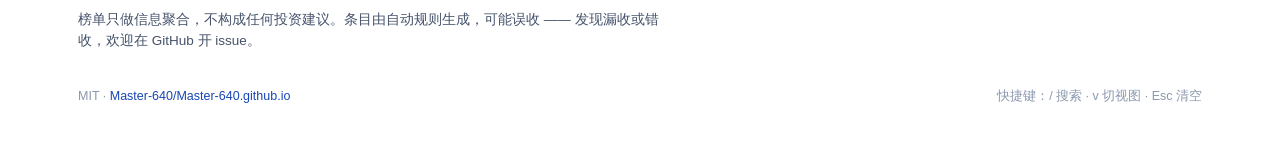
<file: invest-skills/index.html>
﻿<!DOCTYPE html>
<html lang="zh-CN">
<head>
<meta charset="utf-8">
<meta name="viewport" content="width=device-width, initial-scale=1">
<title>投资 Skill 排行 · Investment Agent Skills Leaderboard</title>
<meta name="description" content="每日自动发现、过滤并排名 GitHub 上服务投资研究的 Agent Skill 仓库：量化交易、投研选股、财报估值、组合风控。">
<meta name="theme-color" content="#1F5AE0">
<link rel="stylesheet" href="./assets/style.css">
<link rel="icon" href="data:image/svg+xml,<svg xmlns='http://www.w3.org/2000/svg' viewBox='0 0 100 100'><rect width='100' height='100' rx='22' fill='%231F5AE0'/><path d='M26 68V38m16 30V26m16 42V48m16 20V32' stroke='white' stroke-width='9' stroke-linecap='round'/></svg>">
</head>
<body>
<a class="skip" href="#board">跳到榜单</a>

<header class="topbar">
  <div class="wrap topbar-in">
    <div class="brand">
      <span class="brand-mark" aria-hidden="true">
        <svg viewBox="0 0 24 24" width="16" height="16"><path d="M4 19V9m5 10V5m5 14v-7m5 7V8" stroke="currentColor" stroke-width="2.2" stroke-linecap="round"/></svg>
      </span>
      <span class="brand-name" data-i18n="brand">投资 Skill 排行</span>
    </div>
    <nav class="topnav">
      <a href="#method" data-i18n="navMethod">排名方法</a>
      <a href="./data/rankings.json" download>JSON</a>
      <a href="./data/rankings.csv" download>CSV</a>
      <a href="https://github.com/Master-640/Master-640.github.io" target="_blank" rel="noopener">GitHub</a>
      <button id="langBtn" class="ghost-btn" type="button" aria-label="切换语言 / Switch language">EN</button>
    </nav>
  </div>
</header>

<main>
  <section class="hero">
    <div class="wrap">
      <p class="eyebrow">
        <span class="dot" aria-hidden="true"></span>
        <span data-i18n="eyebrow">每日自动更新 · GitHub Actions</span>
        <span class="sep" aria-hidden="true">/</span>
        <span id="generatedAt">—</span>
      </p>
      <h1>
        <span data-i18n="h1a">投资 Skill</span>
        <em data-i18n="h1b">排行</em>
      </h1>
      <p class="lede" data-i18n="lede">
        每天自动发现、过滤并排名 GitHub 上服务投资研究的 Agent Skill 仓库 ——
        量化交易、投研选股、财报估值、组合风控。加权打分加身份门，不做人情榜。
      </p>

      <div class="stats" role="list">
        <div class="stat" role="listitem">
          <b id="statTotal">—</b>
          <span data-i18n="statRepos">收录仓库</span>
        </div>
        <div class="stat" role="listitem">
          <b id="statStars">—</b>
          <span data-i18n="statStars">总 Stars</span>
        </div>
        <div class="stat" role="listitem">
          <b id="statSkills">—</b>
          <span data-i18n="statSkills">已核验 SKILL.md</span>
        </div>
        <div class="stat" role="listitem">
          <b id="statFresh">—</b>
          <span data-i18n="statFresh">30 天内活跃</span>
        </div>
      </div>

      <div class="dist" id="dist" aria-hidden="true"></div>
    </div>
  </section>

  <section class="board wrap" id="board">
    <div class="toolbar">
      <div class="search">
        <svg viewBox="0 0 20 20" width="15" height="15" aria-hidden="true"><circle cx="9" cy="9" r="6" fill="none" stroke="currentColor" stroke-width="1.8"/><path d="M13.5 13.5 17 17" stroke="currentColor" stroke-width="1.8" stroke-linecap="round"/></svg>
        <input id="q" type="search" autocomplete="off" spellcheck="false"
               placeholder="搜索仓库、简介、分类" data-i18n-ph="searchPh" aria-label="搜索">
        <kbd>/</kbd>
      </div>
      <div class="chips" id="catChips" role="group" aria-label="分类筛选"></div>
      <div class="toolbar-right">
        <label class="select">
          <span class="sr" data-i18n="sortLabel">排序</span>
          <select id="sort">
            <option value="rank" data-i18n="sortRank">综合排名</option>
            <option value="trend" data-i18n="sortTrend">趋势优先</option>
            <option value="stars" data-i18n="sortStars">Stars 优先</option>
            <option value="delta30" data-i18n="sortDelta">30 天增量</option>
            <option value="fresh" data-i18n="sortFresh">最近更新</option>
          </select>
        </label>
        <div class="viewtoggle" role="group" aria-label="视图">
          <button id="viewTable" class="on" type="button" aria-pressed="true" data-i18n="viewTable">表格</button>
          <button id="viewCard" type="button" aria-pressed="false" data-i18n="viewCard">卡片</button>
        </div>
      </div>
    </div>

    <p class="notice" id="notice" hidden></p>

    <div class="board-head">
      <h2 data-i18n="boardTitle">完整榜单</h2>
      <p id="count" class="count">—</p>
    </div>

    <div class="tablewrap">
      <table class="board-table" id="table">
        <thead>
          <tr>
            <th class="c-rank" scope="col">#</th>
            <th class="c-repo" scope="col" data-i18n="thRepo">仓库</th>
            <th class="num" scope="col">Stars</th>
            <th class="num" scope="col" data-i18n="th7d">7d</th>
            <th class="num" scope="col" data-i18n="th30d">30d</th>
            <th scope="col" data-i18n="thTrend">趋势</th>
            <th scope="col" data-i18n="thCat">分类</th>
            <th class="num" scope="col" data-i18n="thPush">更新</th>
          </tr>
        </thead>
        <tbody id="tbody"></tbody>
      </table>
    </div>

    <div class="cards" id="cards" hidden></div>
    <p class="empty" id="empty" hidden data-i18n="empty">没有匹配的仓库。试试清空搜索或切回「全部」分类。</p>
  </section>

  <section class="method wrap" id="method">
    <h2 data-i18n="methodTitle">排名方法</h2>
    <div class="method-grid">
      <div>
        <h3 data-i18n="m1t">双信号硬过滤</h3>
        <p data-i18n="m1b">一个仓库必须同时命中「金融投资信号」（quant / trading / 估值 / 财报 / 量化 / 选股 …）与「Skill 信号」（SKILL.md / agent / claude code / codex …），单靠其中一个词不算。fork、归档仓库、纯链接清单直接排除。</p>
      </div>
      <div>
        <h3 data-i18n="m2t">真实 Skill 核验</h3>
        <p data-i18n="m2b">对头部仓库递归读取 git tree，统计仓库里真实存在的 <code>SKILL.md</code> 数量。空壳仓库的「已核验」一栏会是 0。</p>
      </div>
      <div>
        <h3 data-i18n="m3t">趋势分怎么算</h3>
        <p data-i18n="m3b">以历史快照做差：<code>0.5×7d 日均新增 + 0.3×30d 日均新增 + 0.2×新鲜度</code>。榜单默认按 Stars 排，趋势分作为第二序；也可切「趋势优先」。</p>
      </div>
      <div>
        <h3 data-i18n="m4t">数据从哪来</h3>
        <p data-i18n="m4b">GitHub Search API，每日 UTC 00:10 由 Actions 跑一次；历史快照保留 60–90 天，用于算增量。原始数据开放下载：JSON / CSV。</p>
      </div>
    </div>
    <p class="foot-note" data-i18n="footNote">
      榜单只做信息聚合，不构成任何投资建议。条目由自动规则生成，可能误收 —— 发现漏收或错收，欢迎在 GitHub 开 issue。
    </p>
  </section>
</main>

<footer class="foot wrap">
  <span>MIT · <a href="https://github.com/Master-640/Master-640.github.io" target="_blank" rel="noopener">Master-640/Master-640.github.io</a></span>
  <span class="hits" id="hits" hidden>
    <span data-i18n="hits">本站访问</span> <b id="busuanzi_value_site_pv">—</b>
    <span class="hits-sep" aria-hidden="true">·</span>
    <span data-i18n="hitsUv">访客</span> <b id="busuanzi_value_site_uv">—</b>
  </span>
  <span class="kbdhint" data-i18n="kbd">快捷键：/ 搜索 · v 切视图 · Esc 清空</span>
</footer>

<!-- 访问统计：不蒜子（零注册）。脚本异步加载，失败则整块保持隐藏，不影响页面。 -->
<script async src="https://busuanzi.ibruce.info/busuanzi/2.3/busuanzi.pure.mini.js"></script>
<script>
(function () {
  function show() {
    var pv = document.getElementById("busuanzi_value_site_pv");
    var uv = document.getElementById("busuanzi_value_site_uv");
    var box = document.getElementById("hits");
    if (!pv || !box) return;
    var v = parseInt((pv.textContent || "").replace(/\D/g, ""), 10);
    if (!isNaN(v) && v > 0) {
      box.hidden = false;
      if (uv) uv.textContent = (uv.textContent || "").replace(/\D/g, "") || "—";
    }
  }
  setTimeout(show, 1500);
  setTimeout(show, 3500);
})();
</script>

<script src="./assets/app.js"></script>
</body>
</html>
</file>
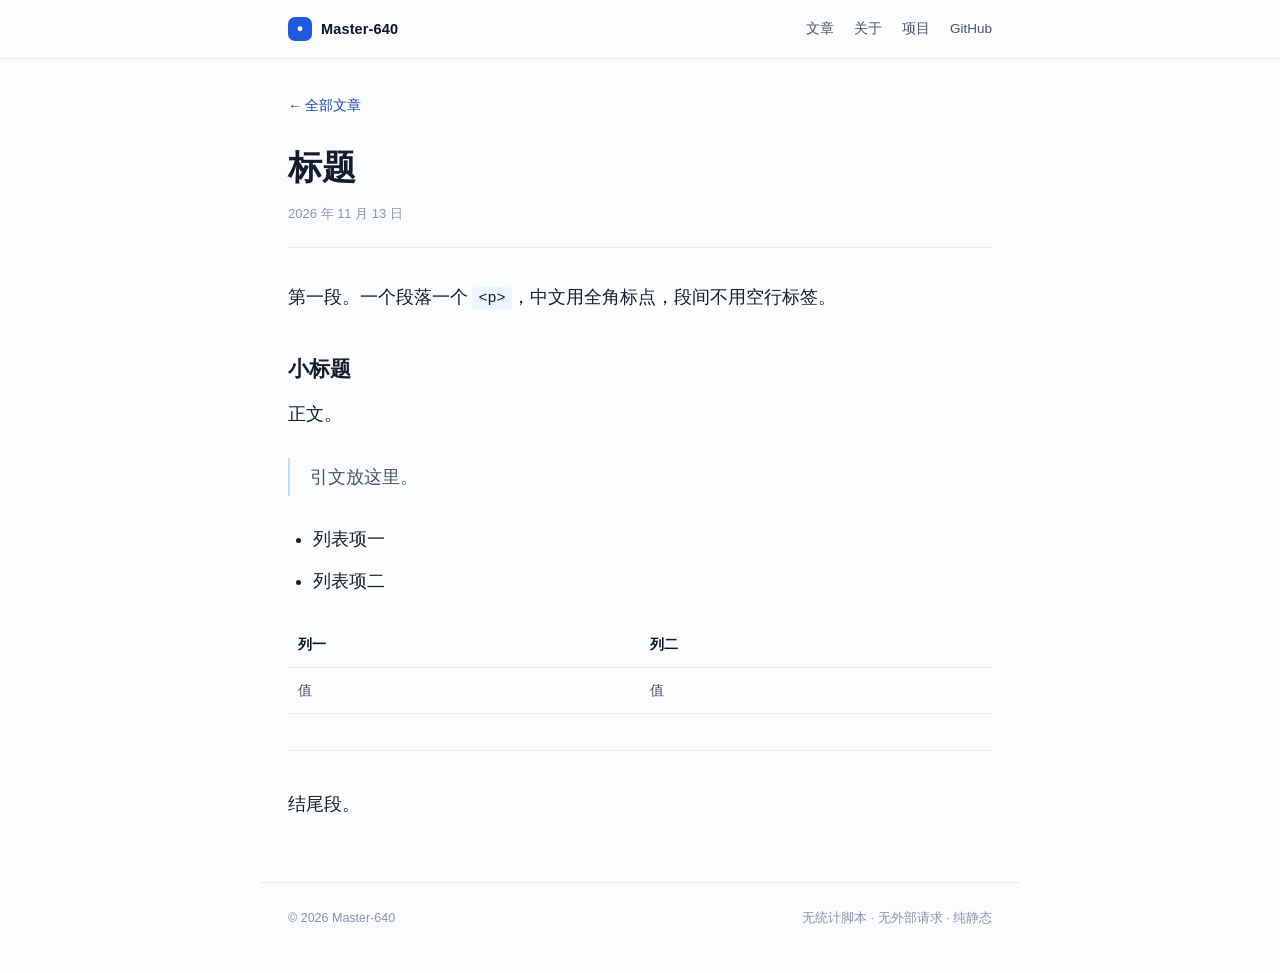
<file: posts/_template.html>
<!DOCTYPE html>
<html lang="zh-CN">
<head>
<meta charset="utf-8">
<meta name="viewport" content="width=device-width, initial-scale=1">
<meta name="robots" content="noindex">
<title>标题 · Master-640</title>
<meta name="description" content="一句摘要。">
<meta name="theme-color" content="#1F5AE0">
<link rel="stylesheet" href="../assets/style.css">
<link rel="icon" href="data:image/svg+xml,<svg xmlns='http://www.w3.org/2000/svg' viewBox='0 0 100 100'><rect width='100' height='100' rx='22' fill='%231F5AE0'/><circle cx='50' cy='48' r='12' fill='white'/></svg>">
</head>
<body>
<header class="topbar">
  <div class="wrap topbar-in">
    <a class="brand" href="../">
      <span class="brand-mark" aria-hidden="true">
        <svg viewBox="0 0 24 24" width="14" height="14"><circle cx="12" cy="11.5" r="4.2" fill="currentColor"/></svg>
      </span>
      <span class="brand-name">Master-640</span>
    </a>
    <nav class="topnav">
      <a href="../#posts">文章</a>
      <a href="../#about">关于</a>
      <a href="../#work">项目</a>
      <a href="https://github.com/Master-640" target="_blank" rel="noopener">GitHub</a>
    </nav>
  </div>
</header>

<main>
  <article class="wrap prose">
    <p class="back"><a href="../">← 全部文章</a></p>
    <h1>标题</h1>
    <p class="meta"><time datetime="2026-11-13">2026 年 11 月 13 日</time></p>

    <!-- 正文从这里开始。可用的元素如下，用不到就删掉。 -->

    <p>第一段。一个段落一个 <code>&lt;p&gt;</code>，中文用全角标点，段间不用空行标签。</p>

    <h2>小标题</h2>
    <p>正文。</p>

    <blockquote>
      <p>引文放这里。</p>
    </blockquote>

    <ul>
      <li>列表项一</li>
      <li>列表项二</li>
    </ul>

    <!-- 插图这样写，图片丢进 assets/，src 用相对路径
    <figure>
      <img src="../assets/fig-1.png" alt="替代文字">
      <figcaption>图注。</figcaption>
    </figure>
    -->

    <table>
      <thead><tr><th>列一</th><th>列二</th></tr></thead>
      <tbody><tr><td>值</td><td>值</td></tr></tbody>
    </table>

    <hr>

    <p>结尾段。</p>
  </article>
</main>

<footer class="foot wrap">
  <span>© 2026 Master-640</span>
  <span>无统计脚本 · 无外部请求 · 纯静态</span>
</footer>
</body>
</html>
</file>
<file: assets/style.css>
/* ============================================================
   首页与文章页 —— 阅读型薄壳
   与 failures/ 共用一套色板，但更安静：一个强调色、一条分隔线、
   正文用衬线、其余全留白。没有 Web Font、没有 CDN、没有统计脚本。
   ============================================================ */

:root {
  --paper: #fbfcfe;
  --white: #ffffff;
  --blue-050: #eef4ff;
  --blue-100: #dbe7ff;
  --blue-200: #c2d6ff;
  --blue-500: #3d74e8;
  --blue-600: #1f5ae0;
  --blue-700: #1746b4;

  --ink: #0a1628;
  --ink-2: #45536b;
  --ink-3: #8794a9;
  --line: #e5eaf3;
  --slot: #b9c4d6;

  --wrap: 760px;
  --sans: -apple-system, BlinkMacSystemFont, "Segoe UI", "PingFang SC",
          "Hiragino Sans GB", "Microsoft YaHei", "Noto Sans SC", sans-serif;
  --serif: "Noto Serif SC", "Source Han Serif SC", "Songti SC", "SimSun",
           Georgia, "Times New Roman", serif;
  --mono: ui-monospace, SFMono-Regular, Consolas, "Liberation Mono", monospace;
}

* { box-sizing: border-box; }
html { -webkit-text-size-adjust: 100%; }

body {
  margin: 0;
  background: var(--paper);
  color: var(--ink);
  font: 16px/1.8 var(--sans);
  -webkit-font-smoothing: antialiased;
}

a { color: var(--blue-700); text-decoration: none; }
a:hover { color: var(--blue-600); text-decoration: underline; text-underline-offset: 3px; }

.wrap { width: 100%; max-width: var(--wrap); margin: 0 auto; padding: 0 28px; }

.skip { position: absolute; left: -9999px; }
.skip:focus {
  left: 14px; top: 14px; z-index: 60;
  background: var(--blue-600); color: #fff;
  padding: 8px 14px; border-radius: 6px;
}
:focus-visible { outline: 2px solid var(--blue-600); outline-offset: 3px; border-radius: 4px; }

/* ------------------------------------------------ 线框格子（填完即删） */

.slot {
  position: relative;
  margin: 0 0 20px; padding: 15px 17px;
  min-height: 46px;
  border: 1px dashed var(--slot);
  border-radius: 8px;
  color: var(--ink-3); font-size: 14px; line-height: 1.75;
}
.slot::before {
  content: attr(data-label);
  position: absolute; top: -8px; left: 13px; padding: 0 7px;
  background: var(--paper);
  font: 600 10.5px/1.7 var(--sans);
  letter-spacing: .1em; color: var(--slot);
}
.slot.xl { min-height: 78px; }
.slot.lg { min-height: 92px; }
.hero h1.slot { margin: 0 0 18px; }
.sec-h + .slot { margin-top: 18px; }

.fill { color: var(--ink-3); border-bottom: 1px dashed var(--slot); }

/* ------------------------------------------------------------------ 顶栏 */

.topbar {
  position: sticky; top: 0; z-index: 20;
  background: rgba(251, 252, 254, .88);
  backdrop-filter: saturate(180%) blur(10px);
  border-bottom: 1px solid var(--line);
}
.topbar-in {
  display: flex; align-items: center; justify-content: space-between;
  gap: 16px; height: 58px;
}
.brand {
  display: flex; align-items: center; gap: 9px;
  font-size: 14.5px; font-weight: 650; letter-spacing: .01em;
}
.brand, .brand:hover { color: var(--ink); text-decoration: none; }
.brand-mark {
  display: grid; place-items: center;
  width: 24px; height: 24px; border-radius: 7px;
  background: var(--blue-600); color: #fff; flex: none;
}
.topnav { display: flex; gap: 20px; font-size: 13.5px; }
.topnav a { color: var(--ink-2); }
.topnav a:hover { color: var(--blue-700); }
@media (max-width: 560px) {
  .topnav { gap: 13px; font-size: 12.5px; }
  .brand-name { display: none; }
}

/* ------------------------------------------------------------------ 首屏 */

.hero { padding: 62px 0 4px; }
.eyebrow {
  margin: 0 0 16px;
  font-size: 11.5px; letter-spacing: .16em; text-transform: uppercase;
  color: var(--ink-3);
}
.hero h1 {
  margin: 0;
  font-family: var(--serif); font-weight: 600;
  font-size: clamp(30px, 5vw, 42px); line-height: 1.25; letter-spacing: .01em;
}
.tagline {
  margin: 12px 0 0;
  font-family: var(--serif); font-size: clamp(16px, 2.6vw, 19px);
  line-height: 1.7; color: var(--ink-2);
}
.lede { margin: 20px 0 0; max-width: 34em; color: var(--ink-2); }

/* ------------------------------------------------------------------ 章节 */

.sec { padding-top: 46px; }
.sec-h {
  display: flex; align-items: baseline; justify-content: space-between;
  gap: 16px; margin: 0 0 4px; padding-bottom: 11px;
  border-bottom: 1px solid var(--line);
}
.sec-h h2 {
  margin: 0;
  font-family: var(--serif); font-size: 17.5px; font-weight: 600;
  letter-spacing: .02em;
}
.sec-h .note { font-size: 12.5px; color: var(--ink-3); }

/* ------------------------------------------------------------- 文章列表 */

.posts { list-style: none; margin: 0; padding: 0; }
.posts li { padding: 17px 0; border-bottom: 1px solid var(--line); }
.posts li:last-child { border-bottom: 0; }
.posts time {
  display: block;
  font-size: 12.5px; letter-spacing: .06em;
  color: var(--ink-3);
  font-variant-numeric: tabular-nums;
}
.posts .t {
  display: block; margin: 3px 0 0;
  font-family: var(--serif); font-size: 20px; line-height: 1.45;
}
.posts a.t { color: var(--ink); }
.posts a.t:hover { color: var(--blue-700); text-decoration: none; }
.posts .dek { margin: 6px 0 0; max-width: 40em; font-size: 14.5px; color: var(--ink-2); }

.empty { padding: 22px 0 4px; color: var(--ink-3); }
.empty p { margin: 0; }

/* ------------------------------------------------------------- 关于/项目 */

.about p { margin: 0 0 13px; max-width: 36em; color: var(--ink-2); }
.about p:last-child { margin-bottom: 0; }
.sec-h + .about { padding-top: 16px; }

.work { list-style: none; margin: 0; padding: 0; }
.sec-h + .work { padding-top: 6px; }
.work li {
  display: grid; grid-template-columns: 132px 1fr; gap: 4px 20px;
  padding: 15px 0; border-bottom: 1px solid var(--line);
}
.work li:last-child { border-bottom: 0; }
.work .n { font-family: var(--serif); font-size: 15.5px; color: var(--ink); }
.work .d { font-size: 14px; color: var(--ink-2); }
@media (max-width: 560px) {
  .work li { grid-template-columns: 1fr; gap: 2px; }
}

/* ------------------------------------------------------------------ 页脚 */

.foot {
  margin-top: 60px; padding-top: 24px; padding-bottom: 44px;
  border-top: 1px solid var(--line);
  color: var(--ink-3); font-size: 12.5px;
  display: flex; justify-content: space-between; gap: 14px; flex-wrap: wrap;
}
.foot a { color: var(--ink-3); }
.foot a:hover { color: var(--blue-700); }

/* --------------------------------------------------------------- 文章正文 */

.prose { padding-top: 34px; }
.prose .back { margin: 0 0 26px; font-family: var(--sans); font-size: 13.5px; }
.prose h1 {
  margin: 0 0 10px;
  font-family: var(--serif); font-weight: 600;
  font-size: clamp(26px, 4vw, 34px); line-height: 1.35;
}
.prose .meta {
  margin: 0 0 32px; padding-bottom: 20px;
  border-bottom: 1px solid var(--line);
  font-family: var(--sans); font-size: 13px; color: var(--ink-3);
  font-variant-numeric: tabular-nums;
}
.prose {
  font-family: var(--serif); font-size: 17.5px; line-height: 1.95;
  color: #141d2e;
}
.prose > p { margin: 0 0 20px; }
.prose h2 { font-size: 21px; line-height: 1.5; margin: 40px 0 12px; font-weight: 600; }
.prose h3 { font-size: 18px; line-height: 1.55; margin: 30px 0 10px; font-weight: 600; }
.prose blockquote {
  margin: 26px 0; padding: 2px 0 2px 20px;
  border-left: 2px solid var(--blue-200);
  color: var(--ink-2);
}
.prose blockquote p { margin: 0 0 10px; }
.prose blockquote p:last-child { margin-bottom: 0; }
.prose ul, .prose ol { margin: 0 0 20px; padding-left: 1.4em; }
.prose li { margin: 0 0 8px; }
.prose img { max-width: 100%; height: auto; border-radius: 8px; }
.prose figure { margin: 26px 0; }
.prose figcaption { margin-top: 8px; font-family: var(--sans); font-size: 13px; color: var(--ink-3); }
.prose hr { border: 0; border-top: 1px solid var(--line); margin: 36px 0; }
.prose code {
  font-family: var(--mono); font-size: .86em;
  background: var(--blue-050); padding: .14em .4em; border-radius: 4px;
}
.prose pre {
  margin: 24px 0; padding: 16px 18px;
  background: #0d1a30; color: #dfe7f5; border-radius: 10px;
  overflow: auto; font-size: 13.5px; line-height: 1.7;
}
.prose pre code { background: none; padding: 0; color: inherit; font-size: inherit; }
.prose table {
  width: 100%; margin: 24px 0; border-collapse: collapse;
  font-family: var(--sans); font-size: 14px;
}
.prose th, .prose td {
  border-bottom: 1px solid var(--line);
  padding: 9px 10px; text-align: left; vertical-align: top;
}
.prose th { color: var(--ink); font-weight: 650; }
.prose td { color: var(--ink-2); }
</file>
<file: bgfn/assets/style.css>
﻿/* ============================================================
   BGFN —— 仿报纸的每日行情播报
   蓝白基调，但用报纸的排版逻辑：报头居中、细分割线、
   衬线正文、加粗的不是按钮而是标题。
   ============================================================ */

:root {
  --white: #ffffff;
  --paper: #fdfdff;
  --surface: #f5f8fd;
  --blue-050: #eef4ff;
  --blue-100: #dbe7ff;
  --blue-200: #c2d6ff;
  --blue-300: #9dbcfb;
  --blue-600: #1f5ae0;
  --blue-700: #1746b4;
  --blue-900: #0b2a6b;
  --ink: #10192b;
  --ink-2: #43506a;
  --ink-3: #8894a8;
  --line: #e3e8f1;
  --line-strong: #c9d4e6;

  --wrap: 1080px;
  --sans: -apple-system, BlinkMacSystemFont, "Segoe UI", "PingFang SC",
          "Hiragino Sans GB", "Microsoft YaHei", "Noto Sans SC", sans-serif;
  --serif: "Noto Serif SC", "Source Han Serif SC", "Songti SC", "SimSun",
           Georgia, serif;
  --mono: ui-monospace, SFMono-Regular, Consolas, monospace;
}

* { box-sizing: border-box; }

body {
  margin: 0;
  background: var(--paper);
  color: var(--ink);
  font-family: var(--sans);
  font-size: 15.5px;
  line-height: 1.78;
  -webkit-font-smoothing: antialiased;
}

a { color: var(--blue-700); text-decoration: none; }
a:hover { color: var(--blue-600); text-decoration: underline; text-underline-offset: 3px; }

.wrap { width: 100%; max-width: var(--wrap); margin: 0 auto; padding: 0 28px; }
.skip { position: absolute; left: -9999px; }
.skip:focus { left: 8px; top: 8px; background: var(--blue-600); color: #fff; padding: 8px 14px; z-index: 9; }
:focus-visible { outline: 2px solid var(--blue-600); outline-offset: 3px; }

/* ---------------------------------------------------------- 报头 */

.masthead {
  padding: 34px 0 0;
  background: linear-gradient(180deg, #ffffff, var(--paper));
}
.mast-top {
  display: flex; justify-content: space-between; align-items: center;
  font-size: 11.5px; font-weight: 600; letter-spacing: .08em;
  text-transform: uppercase; color: var(--ink-3);
  padding-bottom: 14px;
  border-bottom: 1px solid var(--line);
}
.logo {
  margin: 22px 0 4px;
  font-family: var(--serif);
  font-size: clamp(52px, 9vw, 84px);
  letter-spacing: .14em;
  line-height: 1;
  text-align: center;
  font-weight: 700;
  color: var(--blue-900);
}
.logo-sub {
  margin: 0 0 10px;
  text-align: center;
  font-size: 13.5px;
  font-weight: 600;
  letter-spacing: .26em;
  color: var(--blue-600);
}
.logo-note {
  max-width: 60ch;
  margin: 0 auto;
  padding-top: 14px;
  text-align: center;
  font-size: 13px;
  line-height: 1.8;
  color: var(--ink-3);
  border-top: 1px solid var(--line);
}

/* ---------------------------------------------------------- 行情条 */

.ticker {
  border-top: 3px double var(--line-strong);
  border-bottom: 1px solid var(--line);
  background: var(--white);
}
.ticker-head {
  display: grid;
  grid-template-columns: 1fr 1fr;
  padding-top: 11px;
  font-size: 10.5px;
  font-weight: 650;
  letter-spacing: .13em;
  text-transform: uppercase;
  color: var(--ink-3);
}
.ticker-head .us { padding-left: 19px; }

.ticker-in {
  display: grid;
  grid-template-columns: repeat(6, minmax(0, 1fr));
  padding: 5px 0 13px;
}
.tick {
  padding: 0 16px;
  border-left: 1px solid var(--line);
  min-width: 0;
}
.tick:first-child { padding-left: 0; border-left: 0; }
.tick:nth-child(4) { border-left: 2px solid var(--line-strong); }

.tick .n {
  display: block;
  font-size: 11px;
  letter-spacing: .02em;
  color: var(--ink-3);
  white-space: nowrap;
  overflow: hidden;
  text-overflow: ellipsis;
}
.tick .v {
  display: block;
  margin: 3px 0 2px;
  font-size: 16.5px;
  font-weight: 670;
  letter-spacing: -.012em;
  font-variant-numeric: tabular-nums;
  color: var(--ink);
  line-height: 1.25;
}
.tick .p {
  display: inline-flex;
  align-items: center;
  gap: 4px;
  font-size: 12.5px;
  font-variant-numeric: tabular-nums;
}
.tick .p .a { font-size: 8.5px; line-height: 1; transform: translateY(-.5px); }
.tick.down .p { color: var(--blue-600); font-weight: 620; }
.tick.up .p { color: var(--ink-2); }
.tick.flat .p { color: var(--ink-3); }
.byline {
  display: flex; align-items: center; gap: 12px;
  padding-bottom: 20px;
  border-bottom: 1px solid var(--line);
  margin-bottom: 24px;
}
.avatar {
  display: block; border-radius: 6px;
  background: var(--surface);
  image-rendering: pixelated;
}
.byline-text { display: flex; flex-direction: column; line-height: 1.45; }
.byline-text b { font-size: 14.5px; font-weight: 700; letter-spacing: .02em; }
.byline-text span { font-size: 12px; color: var(--ink-3); }

.anchor-say {
  margin: 22px 0 0;
  padding-left: 14px;
  border-left: 2px solid var(--blue-200);
  font-family: var(--serif);
  font-size: 15.5px;
  line-height: 1.75;
  color: var(--blue-900);
}
.anchor-say cite {
  display: block; margin-top: 4px;
  font-family: var(--sans); font-style: normal;
  font-size: 11.5px; letter-spacing: .08em;
  color: var(--ink-3);
}

.anchor-card { display: flex; align-items: center; gap: 14px; margin-bottom: 14px; }
.avatar-lg {
  display: block; border-radius: 8px; background: var(--surface);
  image-rendering: pixelated;
}
.anchor-name { margin: 0; font-size: 16px; font-weight: 700; }
.anchor-role { margin: 2px 0 0; font-size: 12px; color: var(--ink-3); }
.anchor-facts {
  list-style: none; margin: 0 0 12px; padding: 0;
  font-size: 13px; color: var(--ink-2);
}
.anchor-facts li { padding: 3px 0 3px 12px; position: relative; }
.anchor-facts li::before {
  content: ""; position: absolute; left: 0; top: 12px;
  width: 4px; height: 4px; border-radius: 50%; background: var(--blue-300);
}
.anchor-issue { margin: 0; font-size: 12.5px; color: var(--ink-3); }
.anchor-issue b { color: var(--blue-700); font-variant-numeric: tabular-nums; }
/* ---------------------------------------------------------- 头条 */

.lead { padding: 46px 0 34px; border-bottom: 3px double var(--line-strong); }
.kicker {
  margin: 0 0 14px;
  font-size: 11.5px; font-weight: 700;
  letter-spacing: .14em; text-transform: uppercase;
  color: var(--blue-600);
}
.headline {
  margin: 0 0 16px;
  font-family: var(--serif);
  font-size: clamp(26px, 4.4vw, 40px);
  line-height: 1.36;
  letter-spacing: -.01em;
  font-weight: 700;
}
.deck {
  max-width: 68ch;
  margin: 0;
  font-size: 16px;
  color: var(--ink-2);
}

/* ---------------------------------------------------------- 双栏 */

.cols {
  display: grid;
  grid-template-columns: minmax(0, 1.55fr) minmax(0, 1fr);
  gap: 48px;
  padding: 38px 0 10px;
}

.sec-title {
  margin: 0 0 16px;
  font-size: 11.5px; font-weight: 700;
  letter-spacing: .12em; text-transform: uppercase;
  color: var(--blue-700);
  padding-bottom: 8px;
  border-bottom: 1px solid var(--line);
}

.bulletins ul { list-style: none; margin: 0; padding: 0; }
.bulletins li {
  padding: 16px 0;
  border-bottom: 1px solid var(--line);
}
.bulletins li:last-child { border-bottom: 0; }
.b-item-head {
  display: flex; align-items: baseline; gap: 10px; flex-wrap: wrap;
  margin-bottom: 4px;
}
.b-name {
  font-family: var(--serif);
  font-size: 17px; font-weight: 700;
}
.b-num {
  font-size: 13px; font-variant-numeric: tabular-nums; color: var(--ink-3);
}
.b-num.down { color: var(--blue-600); }
.b-line { margin: 0; font-size: 14.5px; color: var(--ink-2); }

.side { display: flex; flex-direction: column; gap: 30px; }
.box { padding-bottom: 4px; }

.quote-box blockquote {
  margin: 0 0 10px;
  font-family: var(--serif);
  font-size: 18px;
  line-height: 1.7;
  color: var(--blue-900);
}
.quote-box cite {
  font-style: normal;
  font-size: 12px;
  color: var(--ink-3);
}

.weather {
  margin: 0;
  font-size: 14.5px;
  color: var(--ink-2);
}
.weather b { color: var(--blue-900); font-weight: 650; }

.archive { list-style: none; margin: 0; padding: 0; }
.archive li { padding: 5px 0; font-size: 13px; }
.archive .muted { color: var(--ink-3); }

/* ---------------------------------------------------------- 免责 */

.disclaimer {
  margin-top: 34px;
  padding: 20px 22px;
  background: var(--surface);
  border-left: 3px solid var(--blue-300);
  border-radius: 0 10px 10px 0;
}
.disclaimer p { margin: 0 0 10px; font-size: 13px; color: var(--ink-2); }
.disclaimer p:last-child { margin-bottom: 0; }
.disclaimer .muted { font-size: 12px; color: var(--ink-3); }

/* ---------------------------------------------------------- 页脚 */

.foot {
  display: flex; align-items: center; justify-content: space-between;
  flex-wrap: wrap; gap: 12px;
  margin-top: 48px; padding-top: 20px; padding-bottom: 46px;
  border-top: 1px solid var(--line);
  font-size: 12.5px; color: var(--ink-3);
}
.foot-right { display: flex; gap: 10px; }
.foot .sep { color: var(--line-strong); }

/* ---------------------------------------------------------- 响应式 */

@media (max-width: 900px) {
  .cols { grid-template-columns: 1fr; gap: 34px; }
  .ticker-in { grid-template-columns: repeat(3, minmax(0, 1fr)); row-gap: 14px; }
  .tick { padding: 0 12px; }
  .tick:nth-child(4) { border-left: 1px solid var(--line); }
  .ticker-head .us { display: none; }
}

@media (max-width: 620px) {
  .wrap { padding: 0 18px; }
  .mast-top { font-size: 10px; letter-spacing: .04em; }
  .logo { letter-spacing: .08em; }
  .logo-sub { letter-spacing: .14em; }
  .lead { padding: 32px 0 26px; }
  .headline { font-size: 26px; }
  .ticker-in { grid-template-columns: repeat(2, minmax(0, 1fr)); row-gap: 14px; }
  .tick { padding: 0 10px; }
  .tick:nth-child(odd) { padding-left: 0; border-left: 0; }
}

@media (prefers-reduced-motion: reduce) { * { transition: none !important; } }
</file>
<file: failures/assets/style.css>
﻿/* ============================================================
   投资失败故事 —— 蓝白，偏杂志排版
   与排行榜站的区别：那边是数据密集型，这边是阅读型。
   所以字号更大、留白更多、故事正文用衬线，边框减到最少。
   ============================================================ */

:root {
  --white: #ffffff;
  --paper: #fbfcfe;
  --surface-alt: #f6f8fc;
  --blue-050: #eef4ff;
  --blue-100: #dbe7ff;
  --blue-200: #c2d6ff;
  --blue-300: #9dbcfb;
  --blue-500: #3d74e8;
  --blue-600: #1f5ae0;
  --blue-700: #1746b4;
  --blue-900: #0b2a6b;

  --ink: #0a1628;
  --ink-2: #45536b;
  --ink-3: #8794a9;
  --line: #e5eaf3;
  --line-strong: #ccd7e8;

  --radius: 12px;
  --radius-sm: 7px;
  --wrap: 980px;
  --sans: -apple-system, BlinkMacSystemFont, "Segoe UI", "PingFang SC",
          "Hiragino Sans GB", "Microsoft YaHei", "Noto Sans SC", sans-serif;
  --serif: "Noto Serif SC", "Source Han Serif SC", "Songti SC", "SimSun",
           Georgia, "Times New Roman", serif;
}

* { box-sizing: border-box; }

body {
  margin: 0;
  background: var(--paper);
  color: var(--ink);
  font-family: var(--sans);
  font-size: 15.5px;
  line-height: 1.75;
  -webkit-font-smoothing: antialiased;
}

a { color: var(--blue-700); text-decoration: none; }
a:hover { color: var(--blue-600); text-decoration: underline; text-underline-offset: 3px; }

.wrap { width: 100%; max-width: var(--wrap); margin: 0 auto; padding: 0 30px; }

.skip {
  position: absolute; left: -9999px; top: 0;
  background: var(--blue-600); color: #fff; padding: 10px 16px;
}
.skip:focus { left: 0; }

:focus-visible { outline: 2px solid var(--blue-500); outline-offset: 3px; border-radius: 4px; }

/* ---------------------------------------------------------- 顶栏 */

.topbar {
  position: sticky; top: 0; z-index: 20;
  background: rgba(251, 252, 254, .9);
  backdrop-filter: saturate(180%) blur(12px);
  border-bottom: 1px solid var(--line);
}
.topbar-in {
  display: flex; align-items: center; justify-content: space-between;
  height: 60px;
}
.brand { display: flex; align-items: center; gap: 9px; color: var(--ink); }
.brand:hover { text-decoration: none; }
.brand-mark {
  display: grid; place-items: center;
  width: 25px; height: 25px; border-radius: 7px;
  background: var(--blue-600); color: #fff;
}
.brand-name { font-size: 14.5px; font-weight: 650; letter-spacing: .01em; }
.topnav { display: flex; gap: 22px; }
.topnav a { font-size: 13.5px; color: var(--ink-2); font-weight: 500; }
.topnav a:hover { color: var(--blue-700); text-decoration: none; }

/* ---------------------------------------------------------- 首屏 */

.hero {
  padding: 64px 0 8px;
  background:
    radial-gradient(720px 300px at 8% -10%, var(--blue-050), transparent 72%),
    linear-gradient(180deg, #ffffff, var(--paper));
}

.eyebrow {
  display: flex; align-items: center; gap: 9px;
  margin: 0 0 26px; font-size: 12px; font-weight: 650;
  letter-spacing: .09em; text-transform: uppercase; color: var(--ink-3);
}
.eyebrow .dot {
  width: 6px; height: 6px; border-radius: 50%;
  background: var(--blue-500); box-shadow: 0 0 0 4px var(--blue-050);
}
.eyebrow .sep { color: var(--line-strong); }
.eyebrow b { color: var(--blue-700); font-variant-numeric: tabular-nums; }

h1 {
  margin: 0 0 22px;
  font-family: var(--serif);
  font-size: clamp(38px, 6.4vw, 60px);
  line-height: 1.15;
  letter-spacing: -.01em;
  font-weight: 700;
}
.h1-sub {
  display: block;
  margin-top: 10px;
  font-family: var(--sans);
  font-size: clamp(14px, 1.7vw, 17px);
  font-weight: 500;
  letter-spacing: .02em;
  color: var(--ink-3);
}

/* 芒格的话，全站视觉重心 */
.pull {
  position: relative;
  margin: 0 0 34px;
  padding: 28px 34px 26px 40px;
  background: var(--white);
  border: 1px solid var(--line);
  border-left: 3px solid var(--blue-600);
  border-radius: 0 var(--radius) var(--radius) 0;
}
.pull p {
  margin: 0 0 14px;
  font-family: var(--serif);
  font-size: clamp(21px, 3vw, 27px);
  line-height: 1.62;
  letter-spacing: .01em;
  color: var(--blue-900);
}
.pull cite {
  display: block;
  font-style: normal;
  font-size: 12.5px;
  line-height: 1.7;
  color: var(--ink-3);
}
.cite-en {
  display: block;
  font-family: var(--serif);
  font-style: italic;
  letter-spacing: .02em;
  color: var(--blue-300);
}

.lede {
  max-width: 60ch;
  margin: 0 0 30px;
  font-size: 16px;
  color: var(--ink-2);
}

.cta-row { display: flex; flex-wrap: wrap; gap: 12px; margin-bottom: 44px; }

.btn {
  display: inline-flex; align-items: center; gap: 7px;
  font-size: 14px; font-weight: 620;
  padding: 11px 22px; border-radius: 999px;
  border: 1px solid transparent;
  transition: transform .12s, background .14s, border-color .14s;
}
.btn:hover { text-decoration: none; transform: translateY(-1px); }
.btn.primary { background: var(--blue-600); color: #fff; }
.btn.primary:hover { background: var(--blue-700); }
.btn.ghost {
  background: var(--white); color: var(--blue-700);
  border-color: var(--line-strong);
}
.btn.ghost:hover { border-color: var(--blue-300); background: var(--blue-050); }

.counters {
  display: grid; grid-template-columns: repeat(4, minmax(0, 1fr));
  gap: 0; margin: 0;
  border-top: 1px solid var(--line); border-bottom: 1px solid var(--line);
  padding: 18px 0;
}
.counters > div {
  padding: 0 22px;
  border-left: 1px solid var(--line);
}
.counters > div:first-child { padding-left: 0; border-left: 0; }
.counters > div:last-child dd { font-size: 17px; letter-spacing: 0; line-height: 1.6; }
.counters dt {
  font-size: 11px; font-weight: 650; letter-spacing: .07em;
  text-transform: uppercase; color: var(--ink-3);
}
.counters dd {
  margin: 4px 0 0;
  font-size: 25px; font-weight: 680; letter-spacing: -.02em;
  font-variant-numeric: tabular-nums;
  color: var(--blue-700);
}

/* ---------------------------------------------------------- 为什么 */

section { padding: 64px 0 0; }

h2 {
  margin: 0 0 26px;
  font-family: var(--serif);
  font-size: 26px; font-weight: 700; letter-spacing: -.01em;
}

.why-grid {
  display: grid; grid-template-columns: repeat(3, minmax(0, 1fr));
  gap: 30px 34px;
}
.why-grid h3 {
  margin: 0 0 7px;
  font-size: 14.5px; font-weight: 650;
  color: var(--blue-900);
}
.why-grid p { margin: 0; font-size: 14px; color: var(--ink-2); }

/* ---------------------------------------------------------- 故事墙 */

.wall { padding-top: 72px; }
.wall-head {
  display: flex; align-items: center; justify-content: space-between;
  flex-wrap: wrap; gap: 14px; margin-bottom: 8px;
}
.wall-head h2 { margin: 0; }

.chips { display: flex; flex-wrap: wrap; gap: 7px; }
.chip {
  font: inherit; font-size: 12.5px; font-weight: 550;
  color: var(--ink-2); background: var(--white);
  border: 1px solid var(--line-strong); border-radius: 999px;
  padding: 5px 13px; cursor: pointer;
}
.chip:hover { border-color: var(--blue-300); color: var(--blue-700); }
.chip.on { background: var(--blue-600); border-color: var(--blue-600); color: #fff; }
.chip .n { opacity: .65; margin-left: 5px; font-variant-numeric: tabular-nums; }

.wall-note {
  margin: 0 0 26px;
  font-size: 12.5px; color: var(--ink-3);
}

.stories { display: grid; gap: 16px; }

.story {
  position: relative;
  padding: 26px 28px 24px;
  background: var(--white);
  border: 1px solid var(--line);
  border-radius: var(--radius);
  transition: border-color .15s, box-shadow .15s;
}
.story:hover {
  border-color: var(--blue-200);
  box-shadow: 0 10px 30px -22px rgba(31, 90, 224, .5);
}

.story-top {
  display: flex; align-items: center; flex-wrap: wrap; gap: 9px;
  margin-bottom: 11px;
}
.tag {
  font-size: 11px; font-weight: 620; letter-spacing: .04em;
  padding: 2px 9px; border-radius: 999px;
  background: var(--blue-050); color: var(--blue-700);
}
.tag.subject { background: var(--blue-600); color: #fff; }
.tag.src {
  background: var(--white); color: var(--blue-700);
  border: 1px solid var(--blue-200);
}
.tag.own { background: var(--blue-600); color: #fff; }

.story-source {
  margin: 12px 0 0 !important;
  padding-top: 12px;
  border-top: 1px dashed var(--line);
  font-size: 12px !important;
  color: var(--ink-3) !important;
}
.story-source a {
  color: var(--blue-700);
  border-bottom: 1px solid var(--blue-100);
}
.story-source a:hover { border-bottom-color: var(--blue-600); text-decoration: none; }
.tag.sample {
  background: var(--white); color: var(--ink-3);
  border: 1px dashed var(--line-strong);
}

.story h3 {
  margin: 0 0 10px;
  font-family: var(--serif);
  font-size: 20px; font-weight: 700; line-height: 1.45;
  letter-spacing: -.005em;
}
.story p { margin: 0 0 14px; font-size: 14.5px; color: var(--ink-2); }

.lesson {
  margin: 0;
  padding: 10px 0 0 14px;
  border-top: 1px dashed var(--line);
  border-left: 2px solid var(--blue-200);
  font-size: 13.5px; color: var(--blue-900);
}
.lesson b { font-weight: 650; }

.story-meta {
  display: flex; flex-wrap: wrap; gap: 18px;
  margin-top: 16px;
  font-size: 12.5px; color: var(--ink-3);
  font-variant-numeric: tabular-nums;
}
.story-meta b { color: var(--ink); font-weight: 620; }

/* 空状态 */
.empty {
  padding: 56px 30px;
  text-align: center;
  border: 1px dashed var(--line-strong);
  border-radius: var(--radius);
  background: var(--white);
}
.empty h3 {
  margin: 0 0 8px;
  font-family: var(--serif); font-size: 20px; color: var(--blue-900);
}
.empty p { margin: 0 0 18px; color: var(--ink-3); font-size: 14px; }

/* ---------------------------------------------------------- 投稿 */

.submit { padding-top: 76px; }
.submit-lede { margin: -10px 0 30px; color: var(--ink-2); max-width: 58ch; }

.steps {
  display: grid; grid-template-columns: repeat(3, minmax(0, 1fr));
  gap: 26px; margin-bottom: 32px;
}
.step { position: relative; padding-top: 34px; }
.step::before {
  content: ""; position: absolute; top: 10px; left: 0; right: 0;
  height: 1px; background: var(--line-strong);
}
.step-no {
  position: absolute; top: 0; left: 0;
  display: grid; place-items: center;
  width: 22px; height: 22px; border-radius: 50%;
  background: var(--blue-600); color: #fff;
  font-size: 11.5px; font-weight: 700;
  font-variant-numeric: tabular-nums;
}
.step h3 { margin: 0 0 6px; font-size: 14.5px; font-weight: 650; }
.step p { margin: 0; font-size: 13.5px; color: var(--ink-2); }

.channels { display: flex; flex-wrap: wrap; gap: 12px; margin-bottom: 14px; }

.mail-hint {
  margin: 0 0 28px;
  font-size: 13px; color: var(--ink-2);
  max-width: 60ch;
}
.mail-hint a {
  font-variant-numeric: tabular-nums;
  border-bottom: 1px solid var(--blue-200);
}
.mail-hint a:hover { border-bottom-color: var(--blue-600); text-decoration: none; }

.template {
  background: var(--white);
  border: 1px solid var(--line);
  border-radius: var(--radius);
  padding: 4px 20px;
}
.template summary {
  cursor: pointer; padding: 12px 0;
  font-size: 13.5px; font-weight: 600; color: var(--blue-700);
}
.template summary::marker { color: var(--blue-300); }
.template pre {
  margin: 0 0 10px;
  padding: 16px 18px;
  background: var(--surface-alt);
  border-radius: var(--radius-sm);
  font-family: ui-monospace, SFMono-Regular, Consolas, monospace;
  font-size: 12.5px; line-height: 1.85; color: var(--ink-2);
  white-space: pre-wrap; word-break: break-word;
}
.tpl-hint { margin: 0 0 14px; font-size: 12.5px; color: var(--ink-3); }

.privacy {
  margin: 24px 0 0;
  padding: 16px 18px;
  background: var(--blue-050);
  border-radius: var(--radius-sm);
  font-size: 13px; color: var(--blue-900);
}

/* ---------------------------------------------------------- 关于 */

.about { padding-top: 84px; }
.about p { margin: 0 0 16px; max-width: 62ch; color: var(--ink-2); }
.about .muted {
  margin-top: 24px; padding-top: 18px;
  border-top: 1px dashed var(--line);
  font-size: 12.5px; color: var(--ink-3);
}

/* ---------------------------------------------------------- 页脚 */

.foot {
  display: flex; align-items: center; justify-content: space-between;
  flex-wrap: wrap; gap: 12px;
  margin-top: 72px; padding-top: 24px; padding-bottom: 52px;
  border-top: 1px solid var(--line);
  font-size: 12.5px; color: var(--ink-3);
}
/* 访问统计 */
.hits {
  font-variant-numeric: tabular-nums; color: var(--ink-3);
  font-size: 12.5px;
}
.hits b { color: var(--blue-700); font-weight: 650; }
.hits .sep { margin: 0 5px; color: var(--line-strong); }
.foot-right { display: flex; gap: 10px; }
.foot .sep { color: var(--line-strong); }

/* ---------------------------------------------------------- 响应式 */

@media (max-width: 860px) {
  .wrap { padding: 0 20px; }
  .counters { grid-template-columns: repeat(2, minmax(0, 1fr)); gap: 18px 0; padding: 18px 0; }
  .counters > div { padding: 0 16px; }
  .counters > div:nth-child(odd) { padding-left: 0; }
  .why-grid { grid-template-columns: 1fr; gap: 22px; }
  .steps { grid-template-columns: 1fr; gap: 30px; }
  .pull { padding: 22px 20px 20px 22px; }
  .hero { padding-top: 44px; }
  section { padding-top: 52px; }
}

@media (max-width: 600px) {
  .topnav a:nth-child(3) { display: none; }
  .story { padding: 22px 20px; }
  h2 { font-size: 23px; }
}

@media (prefers-reduced-motion: reduce) {
  * { transition: none !important; }
}
</file>
<file: invest-skills/assets/style.css>
/* ============================================================
   投资 Skill 排行 —— 蓝白配色
   设计约定：全站只有蓝与灰两个色相族。所有“强调”都靠明度/字重，
   不引入第二强调色，保证 60 行表格连续扫读时不累。
   ============================================================ */

:root {
  --white: #ffffff;
  --bg: #ffffff;
  --surface-alt: #f7f9fd;
  --blue-050: #eef4ff;
  --blue-100: #dbe7ff;
  --blue-200: #c2d6ff;
  --blue-300: #9dbcfb;
  --blue-400: #6b95f3;
  --blue-500: #3d74e8;
  --blue-600: #1f5ae0;
  --blue-700: #1746b4;
  --blue-900: #0b2a6b;

  --ink: #0a1628;
  --ink-2: #46536b;
  --ink-3: #8b98ad;
  --line: #e5eaf3;
  --line-strong: #ccd7e8;

  --radius: 10px;
  --radius-sm: 6px;
  --wrap: 1180px;
  --sans: -apple-system, BlinkMacSystemFont, "Segoe UI", "PingFang SC",
          "Hiragino Sans GB", "Microsoft YaHei", "Noto Sans SC", sans-serif;
  --mono: ui-monospace, SFMono-Regular, "SF Mono", Menlo, Consolas, monospace;
}

* { box-sizing: border-box; }

html { -webkit-text-size-adjust: 100%; scroll-behavior: smooth; }

body {
  margin: 0;
  background: var(--bg);
  color: var(--ink);
  font-family: var(--sans);
  font-size: 15px;
  line-height: 1.6;
  -webkit-font-smoothing: antialiased;
  text-rendering: optimizeLegibility;
}

a { color: var(--blue-700); text-decoration: none; }
a:hover { color: var(--blue-600); text-decoration: underline; text-underline-offset: 2px; }

code {
  font-family: var(--mono);
  font-size: .88em;
  background: var(--blue-050);
  color: var(--blue-900);
  padding: 1px 5px;
  border-radius: 4px;
}

.wrap { width: 100%; max-width: var(--wrap); margin: 0 auto; padding: 0 28px; }

.sr {
  position: absolute; width: 1px; height: 1px; padding: 0; margin: -1px;
  overflow: hidden; clip: rect(0 0 0 0); white-space: nowrap; border: 0;
}

.skip {
  position: absolute; left: -9999px; top: 0; z-index: 100;
  background: var(--blue-600); color: #fff; padding: 10px 16px; border-radius: 0 0 8px 0;
}
.skip:focus { left: 0; }

:focus-visible {
  outline: 2px solid var(--blue-500);
  outline-offset: 2px;
  border-radius: 4px;
}

/* ---------------------------------------------------------- 顶栏 */

.topbar {
  position: sticky; top: 0; z-index: 30;
  background: rgba(255, 255, 255, .88);
  backdrop-filter: saturate(180%) blur(12px);
  border-bottom: 1px solid var(--line);
}
.topbar-in {
  display: flex; align-items: center; justify-content: space-between;
  height: 58px;
}
.brand { display: flex; align-items: center; gap: 9px; }
.brand-mark {
  display: grid; place-items: center;
  width: 26px; height: 26px; border-radius: 7px;
  background: var(--blue-600); color: #fff;
}
.brand-name { font-size: 14.5px; font-weight: 650; letter-spacing: .01em; }

.topnav { display: flex; align-items: center; gap: 20px; }
.topnav a {
  font-size: 13px; color: var(--ink-2); font-weight: 500;
}
.topnav a:hover { color: var(--blue-700); text-decoration: none; }
.ghost-btn {
  font: inherit; font-size: 12.5px; font-weight: 600;
  color: var(--blue-700); background: var(--blue-050);
  border: 1px solid var(--blue-100); border-radius: 999px;
  padding: 4px 12px; cursor: pointer; letter-spacing: .04em;
}
.ghost-btn:hover { background: var(--blue-100); }

/* ---------------------------------------------------------- 头部区 */

.hero {
  border-bottom: 1px solid var(--line);
  background:
    radial-gradient(900px 320px at 12% -30%, var(--blue-050), transparent 70%),
    linear-gradient(180deg, #fbfdff, var(--white));
  padding: 58px 0 40px;
}
.eyebrow {
  display: flex; align-items: center; gap: 9px; flex-wrap: wrap;
  margin: 0 0 18px; font-size: 12px; font-weight: 600;
  letter-spacing: .07em; text-transform: uppercase; color: var(--ink-3);
}
.eyebrow .dot {
  width: 6px; height: 6px; border-radius: 50%;
  background: var(--blue-500);
  box-shadow: 0 0 0 4px var(--blue-050);
}
.eyebrow .sep { color: var(--line-strong); }

h1 {
  margin: 0 0 16px;
  font-size: clamp(34px, 5.2vw, 52px);
  line-height: 1.1;
  letter-spacing: -.022em;
  font-weight: 700;
}
h1 em {
  font-style: normal;
  color: var(--blue-600);
  background: linear-gradient(transparent 68%, var(--blue-100) 68%);
}

.lede {
  max-width: 62ch; margin: 0 0 34px;
  font-size: 15.5px; color: var(--ink-2);
}

.stats {
  display: grid; grid-template-columns: repeat(4, minmax(0, 1fr));
  gap: 1px; background: var(--line);
  border: 1px solid var(--line); border-radius: var(--radius);
  overflow: hidden; margin-bottom: 26px;
}
.stat {
  background: var(--white);
  padding: 16px 18px;
}
.stat b {
  display: block;
  font-size: 26px; font-weight: 680; letter-spacing: -.02em;
  font-variant-numeric: tabular-nums;
  color: var(--blue-700);
  line-height: 1.2;
}
.stat span {
  display: block; margin-top: 3px;
  font-size: 11.5px; font-weight: 600; letter-spacing: .05em;
  text-transform: uppercase; color: var(--ink-3);
}

.dist { display: flex; flex-direction: column; gap: 10px; }
.dist-bar {
  display: flex; height: 9px; border-radius: 999px;
  overflow: hidden; background: var(--surface-alt);
  border: 1px solid var(--line);
}
.dist-bar i { display: block; height: 100%; }
.dist-legend {
  display: flex; flex-wrap: wrap; gap: 6px 18px;
  font-size: 12px; color: var(--ink-2);
}
.dist-legend span { display: inline-flex; align-items: center; gap: 6px; }
.dist-legend b { font-variant-numeric: tabular-nums; color: var(--ink); font-weight: 650; }
.dist-legend .sw { width: 8px; height: 8px; border-radius: 2px; }

/* ---------------------------------------------------------- 工具栏 */

.board { padding-top: 34px; }

.toolbar {
  display: flex; align-items: center; gap: 14px; flex-wrap: wrap;
  padding-bottom: 18px; border-bottom: 1px solid var(--line);
}
.search {
  position: relative; flex: 1 1 260px; max-width: 340px;
  display: flex; align-items: center;
}
.search svg {
  position: absolute; left: 12px; color: var(--ink-3); pointer-events: none;
}
.search input {
  width: 100%; font: inherit; font-size: 14px;
  padding: 9px 40px 9px 34px;
  color: var(--ink); background: var(--white);
  border: 1px solid var(--line-strong); border-radius: var(--radius-sm);
  transition: border-color .15s, box-shadow .15s;
}
.search input::placeholder { color: var(--ink-3); }
.search input:focus {
  outline: none; border-color: var(--blue-400);
  box-shadow: 0 0 0 3px var(--blue-050);
}
.search kbd {
  position: absolute; right: 10px;
  font-family: var(--mono); font-size: 11px; color: var(--ink-3);
  border: 1px solid var(--line-strong); border-bottom-width: 2px;
  border-radius: 4px; padding: 0 5px; line-height: 17px;
  pointer-events: none;
}

.chips { display: flex; flex-wrap: wrap; gap: 6px; }
.chip {
  font: inherit; font-size: 12.5px; font-weight: 550;
  color: var(--ink-2); background: var(--white);
  border: 1px solid var(--line-strong); border-radius: 999px;
  padding: 5px 12px; cursor: pointer;
  transition: all .14s;
}
.chip:hover { border-color: var(--blue-300); color: var(--blue-700); }
.chip.on {
  background: var(--blue-600); border-color: var(--blue-600); color: #fff;
}
.chip .n { opacity: .6; margin-left: 5px; font-variant-numeric: tabular-nums; }

.toolbar-right { display: flex; align-items: center; gap: 10px; margin-left: auto; }

.select { position: relative; display: inline-flex; }
.select select {
  font: inherit; font-size: 13px; font-weight: 550;
  color: var(--ink-2); background: var(--white);
  border: 1px solid var(--line-strong); border-radius: var(--radius-sm);
  padding: 8px 30px 8px 11px; cursor: pointer;
  appearance: none; -webkit-appearance: none;
}
.select::after {
  content: ""; position: absolute; right: 11px; top: 50%;
  width: 6px; height: 6px; margin-top: -4px;
  border-right: 1.6px solid var(--ink-3); border-bottom: 1.6px solid var(--ink-3);
  transform: rotate(45deg); pointer-events: none;
}

.viewtoggle {
  display: inline-flex; background: var(--surface-alt);
  border: 1px solid var(--line-strong); border-radius: var(--radius-sm);
  padding: 2px;
}
.viewtoggle button {
  font: inherit; font-size: 12.5px; font-weight: 600;
  color: var(--ink-2); background: transparent; border: 0;
  padding: 5px 13px; border-radius: 4px; cursor: pointer;
}
.viewtoggle button.on {
  background: var(--white); color: var(--blue-700);
  box-shadow: 0 1px 2px rgba(10, 22, 40, .08);
}

/* 首期提示：还没有历史快照可比对时，说明增量为什么是空的 */
.notice {
  margin: 14px 0 0; padding: 9px 13px;
  background: var(--blue-050); border: 1px solid var(--blue-100);
  border-radius: var(--radius-sm);
  font-size: 12.5px; color: var(--blue-900);
}
.notice b { font-weight: 650; }

/* ---------------------------------------------------------- 榜单头 */

.board-head {
  display: flex; align-items: baseline; justify-content: space-between;
  gap: 16px; padding: 26px 0 10px;
}
.board-head h2 { margin: 0; font-size: 19px; font-weight: 680; letter-spacing: -.01em; }
.count { margin: 0; font-size: 12.5px; color: var(--ink-3); font-variant-numeric: tabular-nums; }

/* ---------------------------------------------------------- 表格 */

.tablewrap { width: 100%; overflow-x: auto; }

table.board-table {
  width: 100%; border-collapse: collapse; font-size: 14px;
}
.board-table thead th {
  background: var(--white);
  text-align: left; font-size: 11px; font-weight: 650;
  letter-spacing: .07em; text-transform: uppercase; color: var(--ink-3);
  padding: 10px 12px; border-bottom: 1px solid var(--line-strong);
  white-space: nowrap;
}
.board-table th.num, .board-table td.num { text-align: right; font-variant-numeric: tabular-nums; }
.board-table th.c-rank, .board-table td.c-rank { width: 46px; text-align: right; }
.board-table th.c-repo { width: auto; }

.board-table tbody tr { border-bottom: 1px solid var(--line); transition: background .12s; }
.board-table tbody tr:hover { background: var(--blue-050); }
.board-table tbody tr:hover .repo-name a { color: var(--blue-600); }
.board-table td { padding: 13px 12px; vertical-align: top; }

td.c-rank {
  font-size: 13px; font-variant-numeric: tabular-nums;
  color: var(--ink-3); font-weight: 600; padding-top: 15px;
}
tr.top3 td.c-rank { color: var(--blue-600); font-weight: 700; }

.repo-name {
  font-size: 14.5px; font-weight: 620; letter-spacing: -.005em;
  line-height: 1.35; margin-bottom: 3px;
}
.repo-name .owner { color: var(--ink-3); font-weight: 450; }
.repo-desc {
  font-size: 13px; color: var(--ink-2); margin: 0;
  display: -webkit-box; -webkit-line-clamp: 2; -webkit-box-orient: vertical;
  overflow: hidden;
}
.repo-topics { display: flex; gap: 5px; margin-top: 7px; flex-wrap: wrap; }
.tag {
  font-size: 10.5px; font-weight: 550; letter-spacing: .02em;
  color: var(--blue-700); background: var(--blue-050);
  border-radius: 4px; padding: 1px 6px;
}

.stars { font-weight: 650; font-size: 14px; color: var(--ink); }
.delta { font-size: 13px; font-variant-numeric: tabular-nums; }
.delta.up { color: var(--blue-600); font-weight: 600; }
.delta.flat { color: var(--ink-3); }
.delta .arr { font-size: 10px; vertical-align: 1px; margin-right: 1px; }

.badge {
  display: inline-flex; align-items: center; gap: 5px;
  font-size: 11.5px; font-weight: 600; white-space: nowrap;
  padding: 3px 9px; border-radius: 999px;
  border: 1px solid transparent;
}
.badge.hot { background: var(--blue-600); color: #fff; }
.badge.rising { background: var(--blue-100); color: var(--blue-900); }
.badge.steady { background: var(--surface-alt); color: var(--ink-2); border-color: var(--line); }
.badge.cooling { background: var(--white); color: var(--ink-3); border-color: var(--line-strong); }
.badge.new { background: var(--white); color: var(--blue-700); border: 1px dashed var(--blue-300); }

.cat {
  font-size: 12px; color: var(--ink-2); white-space: nowrap;
}
.pushdays { font-size: 12.5px; color: var(--ink-3); font-variant-numeric: tabular-nums; white-space: nowrap; }

/* ---------------------------------------------------------- 卡片视图 */

.cards {
  display: grid; grid-template-columns: repeat(3, minmax(0, 1fr));
  gap: 14px; padding-top: 8px;
}
.card {
  border: 1px solid var(--line); border-radius: var(--radius);
  padding: 16px 17px 14px; background: var(--white);
  display: flex; flex-direction: column; gap: 9px;
  transition: border-color .15s, box-shadow .15s;
}
.card:hover {
  border-color: var(--blue-200);
  box-shadow: 0 6px 20px -12px rgba(31, 90, 224, .35);
}
.card-top { display: flex; align-items: flex-start; justify-content: space-between; gap: 10px; }
.card-rank {
  font-size: 11px; font-weight: 700; letter-spacing: .06em;
  color: var(--blue-600); font-variant-numeric: tabular-nums;
}
.card h3 {
  margin: 0; font-size: 14.5px; font-weight: 640; line-height: 1.35;
}
.card h3 .owner { color: var(--ink-3); font-weight: 450; }
.card p {
  margin: 0; font-size: 13px; color: var(--ink-2);
  display: -webkit-box; -webkit-line-clamp: 3; -webkit-box-orient: vertical; overflow: hidden;
}
.card-meta {
  display: flex; align-items: center; justify-content: space-between;
  gap: 10px; margin-top: auto; padding-top: 10px;
  border-top: 1px solid var(--line); font-size: 12.5px; color: var(--ink-3);
}
.card-meta .stars { font-size: 13px; }

.empty {
  padding: 40px 0 60px; text-align: center; color: var(--ink-3); font-size: 14px;
}

/* ---------------------------------------------------------- 方法 */

.method {
  margin-top: 56px; padding: 40px 28px 8px;
  border-top: 1px solid var(--line);
}
.method h2 { margin: 0 0 26px; font-size: 19px; font-weight: 680; letter-spacing: -.01em; }
.method-grid {
  display: grid; grid-template-columns: repeat(2, minmax(0, 1fr));
  gap: 26px 44px; max-width: 980px;
}
.method h3 {
  margin: 0 0 6px; font-size: 11.5px; font-weight: 700;
  letter-spacing: .07em; text-transform: uppercase; color: var(--blue-700);
}
.method p { margin: 0; font-size: 13.5px; color: var(--ink-2); }

.foot-note {
  margin: 34px 0 0; padding-top: 18px; border-top: 1px dashed var(--line);
  font-size: 12.5px; color: var(--ink-3); max-width: 78ch;
}

/* ---------------------------------------------------------- 页脚 */

.foot {
  display: flex; align-items: center; justify-content: space-between;
  flex-wrap: wrap; gap: 10px;
  padding-top: 26px; padding-bottom: 44px;
  font-size: 12.5px; color: var(--ink-3);
}
.kbdhint { font-variant-numeric: tabular-nums; }

/* 访问统计：数字用等宽数字，颜色收在蓝与灰之间 */
.hits { font-variant-numeric: tabular-nums; color: var(--ink-3); }
.hits b { color: var(--blue-700); font-weight: 650; }
.hits-sep { margin: 0 5px; color: var(--line-strong); }

/* ---------------------------------------------------------- 响应式 */

@media (max-width: 1040px) {
  .cards { grid-template-columns: repeat(2, minmax(0, 1fr)); }
  .board-table th:nth-child(7), .board-table td:nth-child(7) { display: none; }
}

@media (max-width: 860px) {
  .wrap { padding: 0 18px; }
  .stats { grid-template-columns: repeat(2, minmax(0, 1fr)); }
  .toolbar-right { margin-left: 0; width: 100%; justify-content: space-between; }
  .search { max-width: none; flex-basis: 100%; }
  .method-grid { grid-template-columns: 1fr; gap: 20px; }
  .board-table th:nth-child(6), .board-table td:nth-child(6),
  .board-table th:nth-child(8), .board-table td:nth-child(8) { display: none; }
  .hero { padding: 40px 0 30px; }
}

@media (max-width: 640px) {
  .cards { grid-template-columns: 1fr; }
  .topnav a:not(:last-of-type) { display: none; }
  .board-table thead th { top: 0; }
  .board-table th:nth-child(4), .board-table td:nth-child(4),
  .board-table th:nth-child(5), .board-table td:nth-child(5) { display: none; }
}

@media (prefers-reduced-motion: reduce) {
  * { transition: none !important; scroll-behavior: auto !important; }
}
</file>
